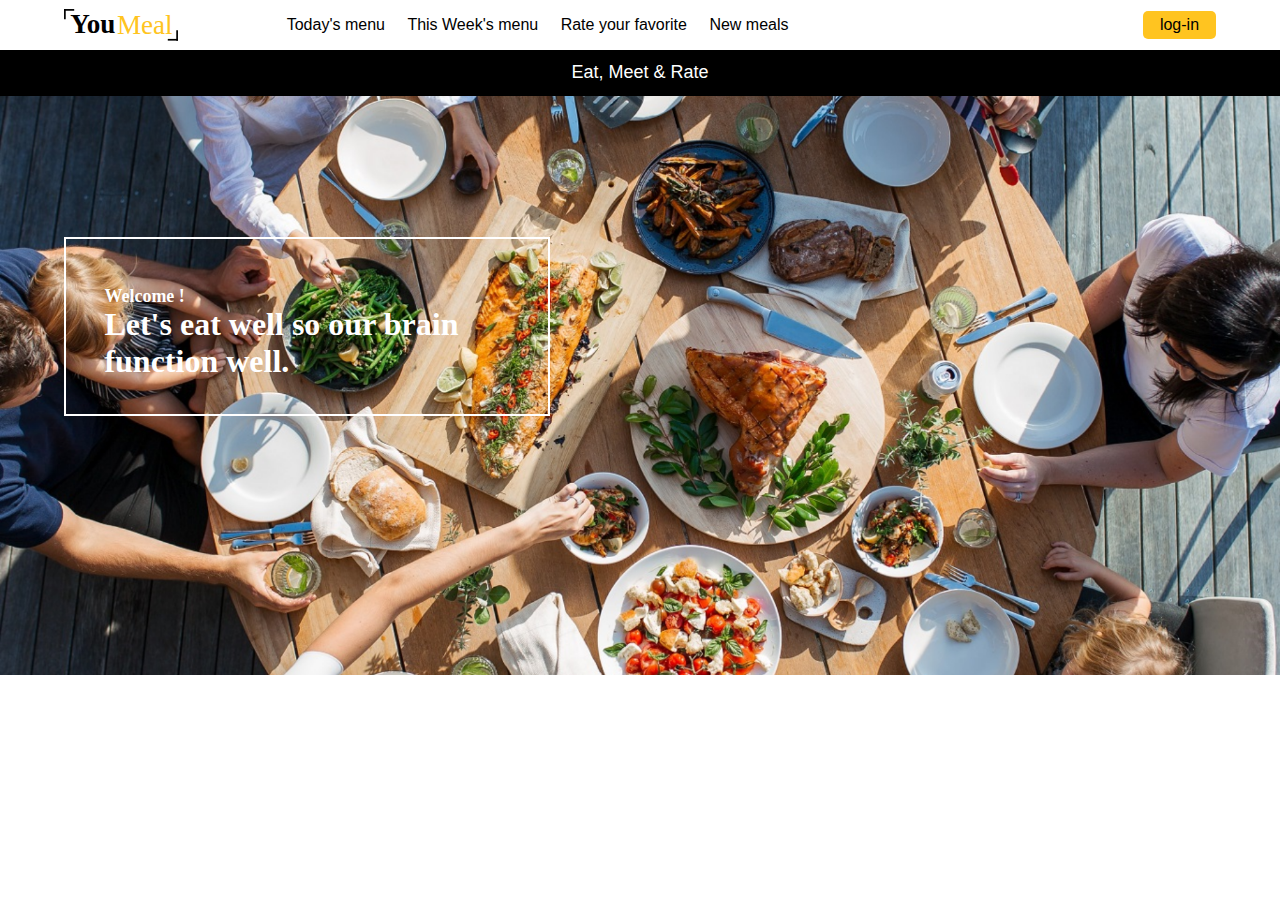
<file: index.html>
<!DOCTYPE html>
<html lang="en">

<head>
    <meta charset="UTF-8">
    <meta http-equiv="X-UA-Compatible" content="IE=edge">
    <meta name="viewport" content="width=device-width, initial-scale=1.0">
    <meta name="descriptopn" content="site web de restaurant YOUCODE">
    <link rel="stylesheet" href="normalize.css">
    <link rel="stylesheet" href="style.css">
    <link rel="stylesheet" href="css/font-awesome.min.css">
    <title>YouMeal</title>
</head>

<body>
    <!--///////////////////////////////////////////HEADER//////////////////////////////////////////////////-->
    <header>
        <img src="images/icon.svg" alt="photo" class="logo">
        <input type="checkbox" id="check">
        <nav class="liste-header">
            <img src="./images/icon-responsive.svg" alt="" class="logo-menu">
            <a href="#">Today's menu</a>
            <a href="#">This Week's menu</a>
            <a href="#">Rate your favorite</a>
            <a href="#">New meals</a>
            <ul>
                <li>Eat, Meet & Rate</li>
            </ul>
        </nav>
        <label for="check" class="icon">&#9776;</label>
        <nav class="button-login">
            <button>log-in</button>
        </nav>
        <div class="profile-generale">
            <input type="checkbox" id="toggel">
            <nav class="profile">
                <img src="./images/icon-responsive.svg" alt="" class="logo-menu">
                <h4>Welcome back!</h4>
                <h3>full name</h3>
                <img src="images/profiledit.svg" class="your-profile" alt="">
                <a href="#" target="_blank">Edit profile picture</a>
                <a href="#" target="_blank">Edit profile</a>
                <a href="#">déconnexion</a>
                <ul>
                    <li>Eat, Meet & Rate</li>
                    <span>Its time to rate our app!</span>
                </ul>
            </nav>
            <label for="toggel"></label>
        </div>
    </header>
    <section>
        <div class="main_1">
            <div class="headers">
                <p>Eat, Meet & Rate</p>
            </div>
            <div class="image_main_1">
                <img src="img/Home.png" alt="picture for home page">
            </div>
            <div class="title">
                <h1><span>Welcome !</span>Let's eat well so our brain function well.</h1>
            </div>
        </div>
    </section>
    <!--///////////////////////////////////////////MAIN//////////////////////////////////////////////////-->
    <main>

    </main>
    <!--///////////////////////////////////////////FOOTER//////////////////////////////////////////////////-->
    <footer>

    </footer>
</body>

</html>
</file>
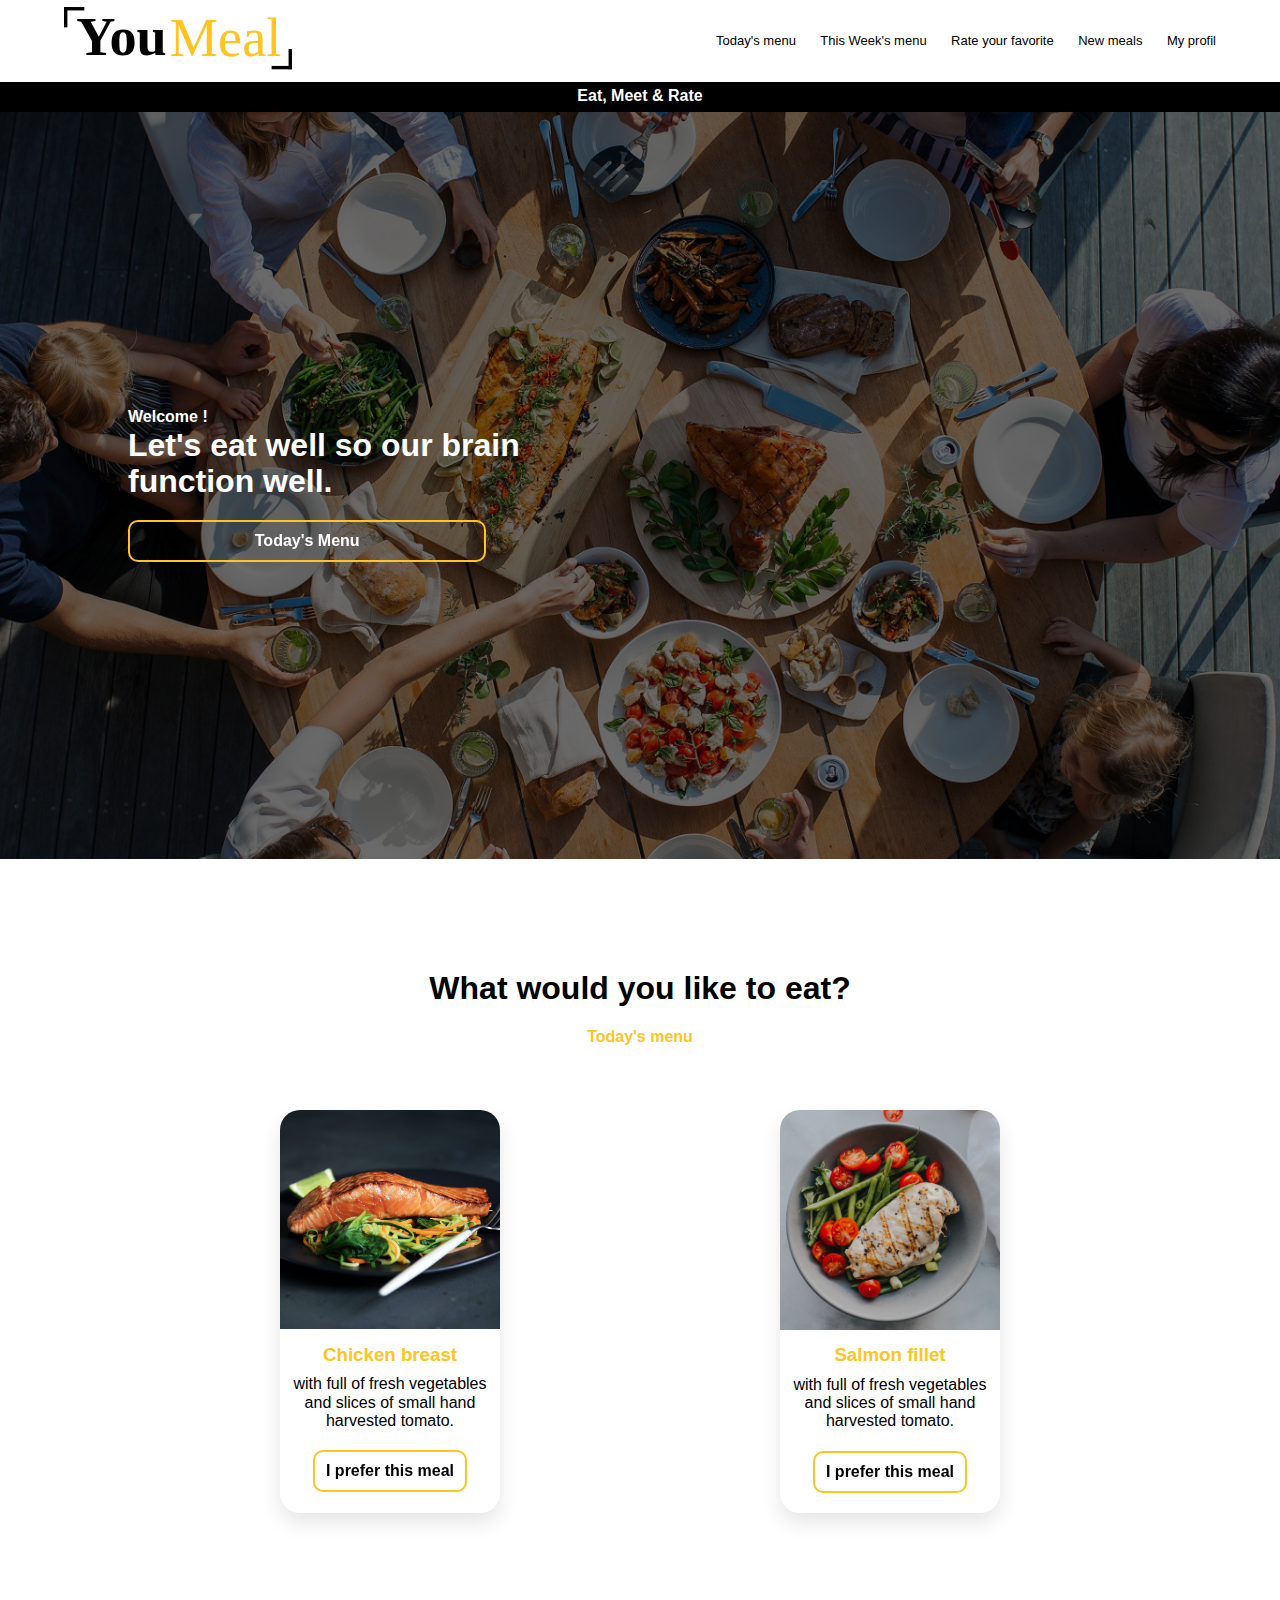
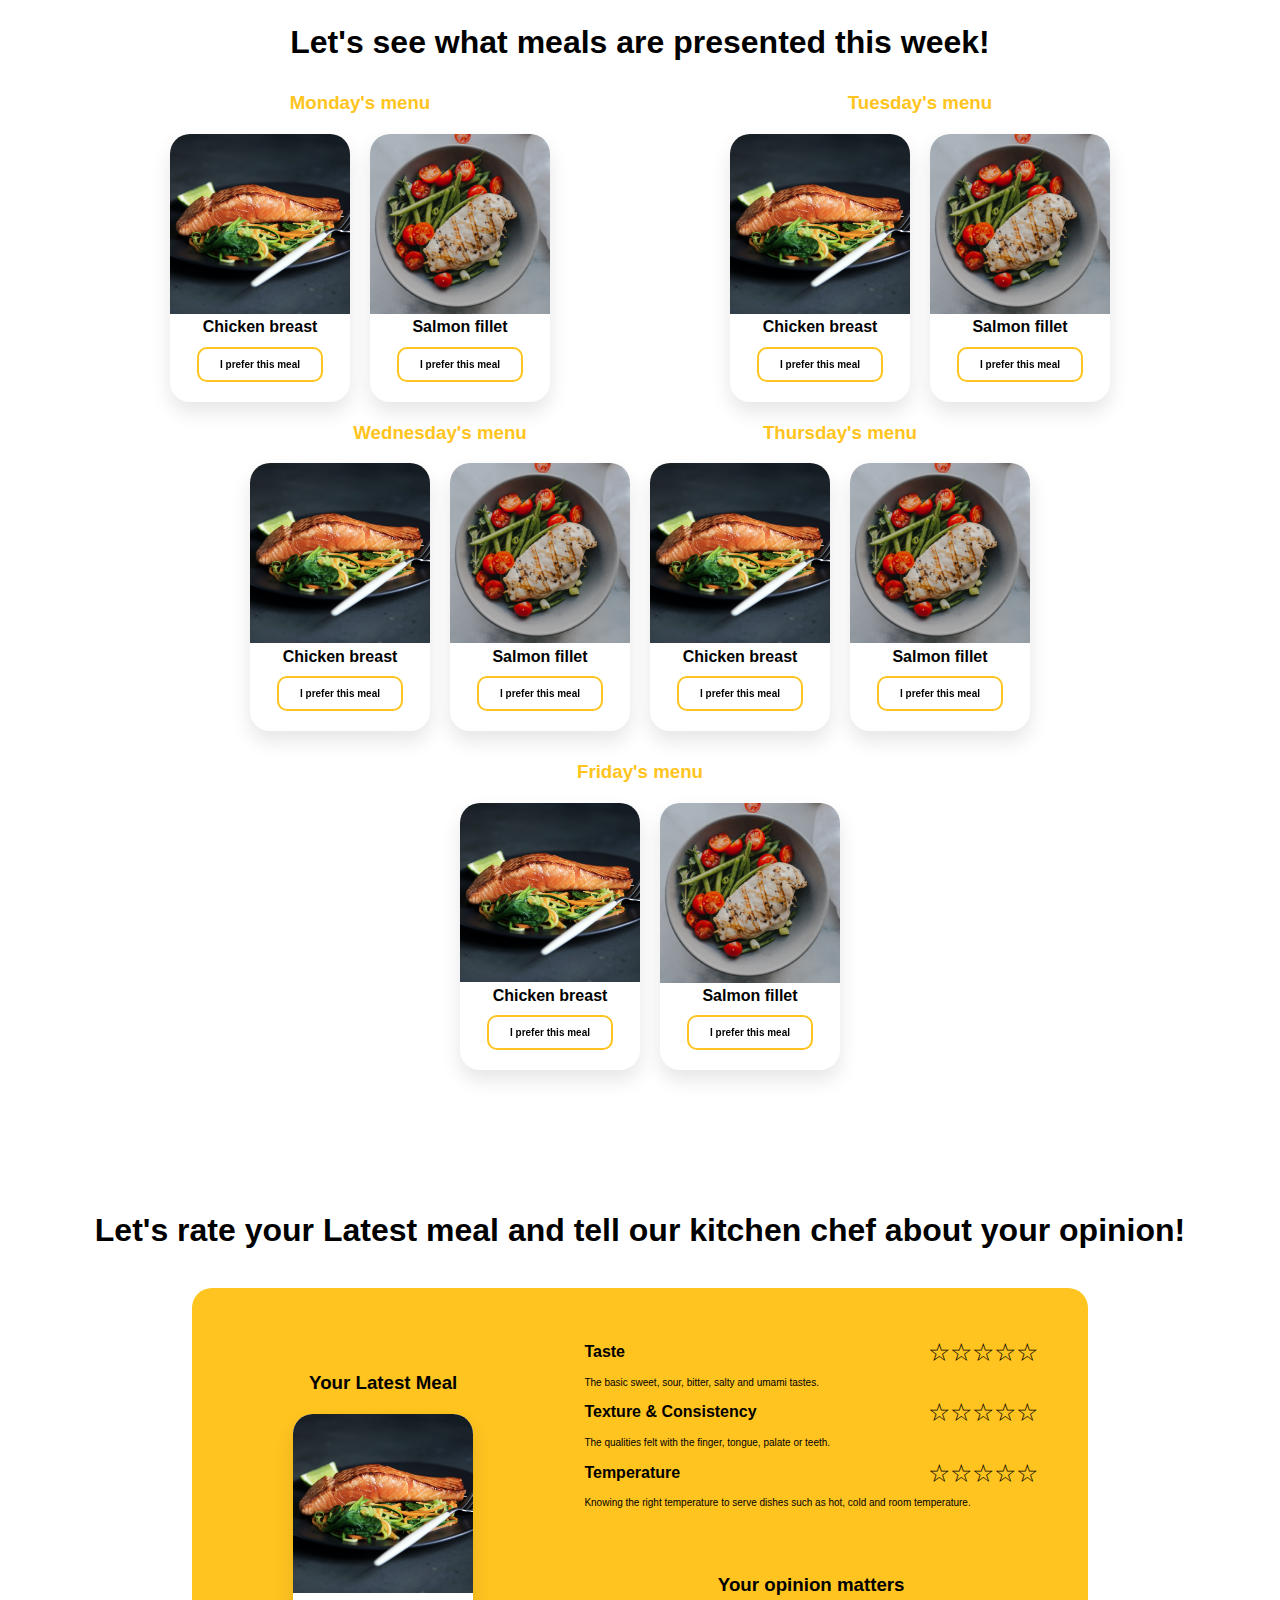
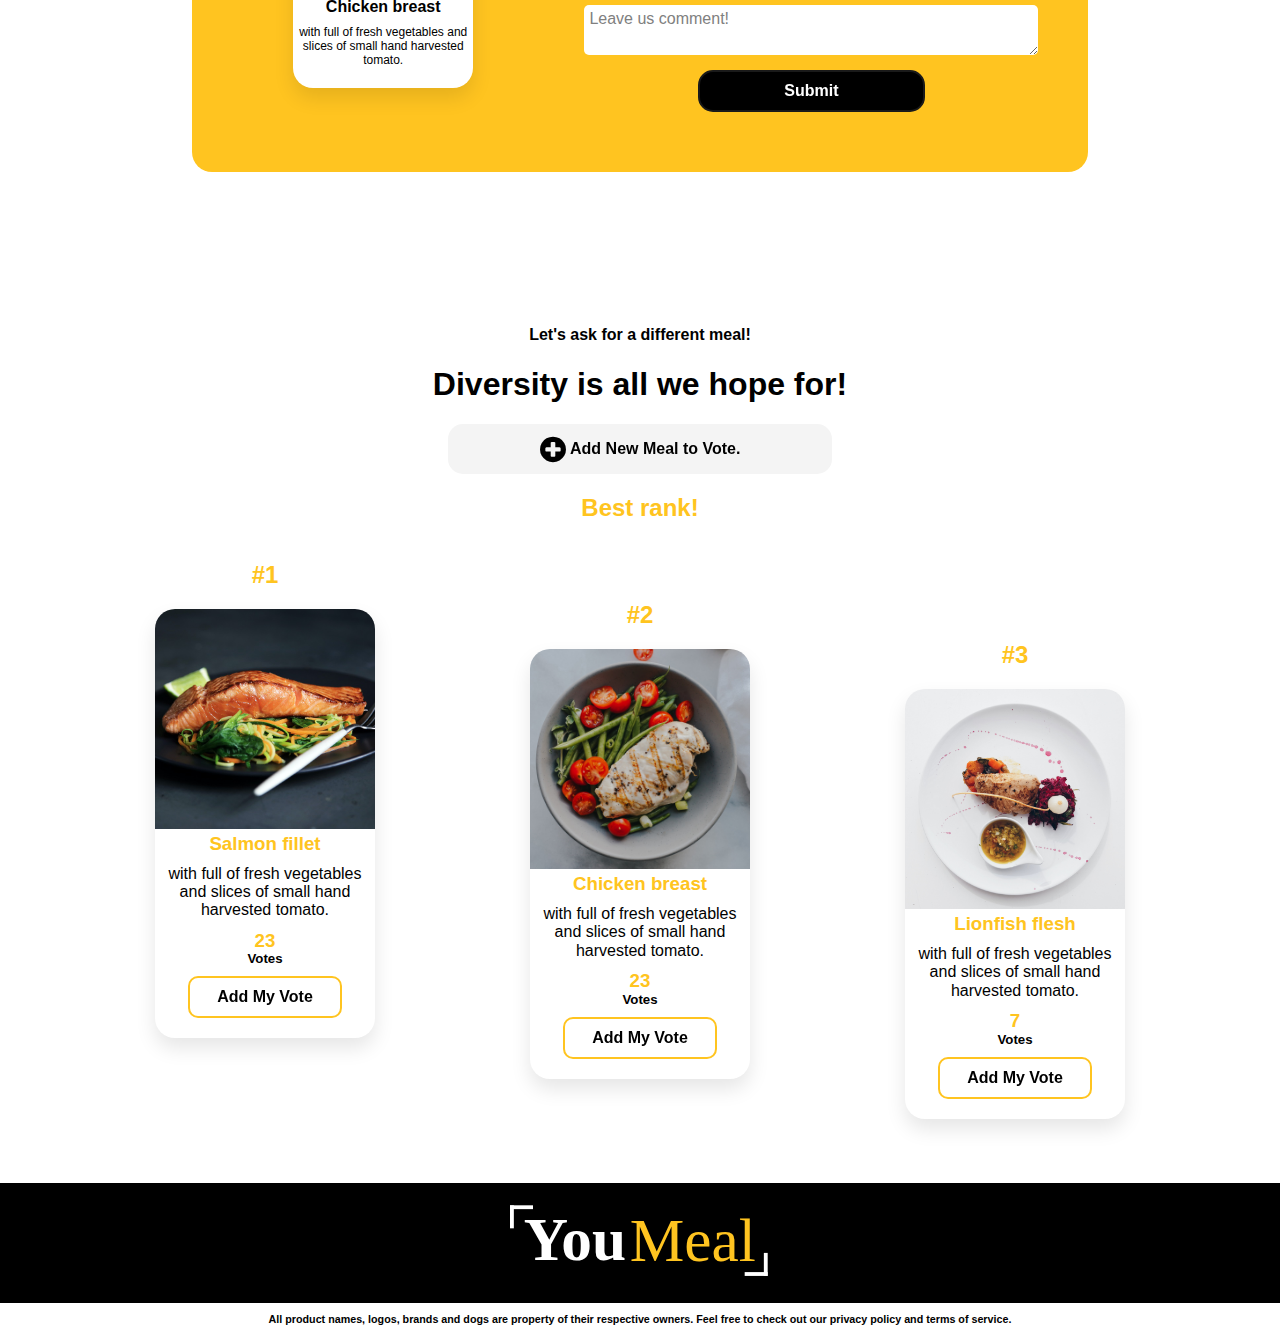
<file: Website/index.html>
<!DOCTYPE html>
<html lang="en">

<head>
    <link rel="stylesheet" href="normalize.css">
    <link rel="stylesheet" href="style.css">
    <meta charset="UTF-8">
    <meta http-equiv="X-UA-Compatible" content="IE=edge">
    <meta name="viewport" content="width=device-width, initial-scale=1.0">
    <meta name="description" content="Eat, Meet & Rate">
    <link rel="stylesheet" href="https://cdnjs.cloudflare.com/ajax/libs/font-awesome/4.7.0/css/font-awesome.min.css">
    <title>YouMeal</title>
</head>

<body>
    <!--///////////////////////////////////////////HEADER//////////////////////////////////////////////////-->
    <header>
        <div class="header">
            <div class="navigation1">
                <nav role="navigation">
                    <div class="menuToggle1">
                    <input type="checkbox"/>
                    <span></span>
                    <span></span>
                    <span></span>
                    <ul class="menu1">
                        <img style="width: 200px;" src="Icons\YoumealB.svg" alt="logo">
                        <div style="height: 10vh;"></div>
                        <a href="#Today" target="_top"><li>Today's menu</li></a>
                        <a href="#Week" target="_top"><li>This Week's menu</li></a>
                        <a href="#Rate" target="_top"><li>Rate your favorite</li></a>
                        <a href="#New" target="_top"><li>New meals</li></a>
                    </ul>
                    </div>
                </nav>
            </div>
            <div class="logo">
                <div>
                    <a href="index.html"><img src="Icons\YoumealB.svg" alt="logo"></a>
                </div>
            </div>
            <div class="navigation2">
                <div style="text-align: center;" class="menuToggle2">
                    <a href="profil.html"><i style="font-size: 30px; color: black;" class="fa fa-user" aria-hidden="true"></i></a>
                </div>
            </div>
            <div class="nav">
                <ul class="navbar">
                    <li><a href="#Today">Today's menu</a></li>
                    <li><a href="#Week">This Week's menu</a></li>
                    <li><a href="#Rate">Rate your favorite</a></li>
                    <li><a href="#New">New meals</a></li>
                    <li id="pad"><a href="profil.html">My profil</a></li>
                </ul>
            </div>
        </div>
    </header>
    <!--///////////////////////////////////////////MAIN////////////////////////////////////////////////////-->
    <main>
        <div class="section1">
            <div class="divider">
                <h4>Eat, Meet & Rate</h4>
            </div>
            <div class="bgmain">
                <div class="bg1">
                    <h4>Welcome !</h4>
                    <h1>Let's eat well so our brain function well.</h1>
                    <div style="height: 20px;"></div>
                    <a href="#Today"><button class="button-28" role="button">Today's Menu</button></a>
                </div>
                <div class="bg2">
                    <h1></h1>
                </div>
            </div>
        </div>
        <div id="Today">
            <div style="height: 10vh;"></div>
            <h1>What would you like to eat?</h1>
            <h4>Today's menu</h4>
            <div style="height: 7vh;"></div>
            <div class="todaymeal">
                <div class="m1">
                    <img src="Visuals/Meal1.png" alt="">
                    <h3>Chicken breast</h3>
                    <p>with full of fresh vegetables and slices of small hand harvested tomato.</p>
                    <button class="button-28" role="button">I prefer this meal</button>
                </div>
                <div class="m2">
                    <img src="Visuals/Meal2.png" alt="">
                    <h3>Salmon fillet</h3>
                    <p>with full of fresh vegetables and slices of small hand harvested tomato.</p>
                    <button class="button-28" role="button">I prefer this meal</button>
                </div>
            </div>
        </div>
        <div id="Week">
            <div style="height: 10vh;"></div>
            <h1>Let's see what meals are presented this week!</h1>
            <div class="todaymeal">
                <div>
                    <h3>Monday's menu</h3>
                    <div class="weekmeal">
                        <div class="m1">
                            <img src="Visuals/Meal1.png" alt="">
                            <h4>Chicken breast</h4>
                            <button class="button-28" role="button">I prefer this meal</button>
                        </div>
                        <div class="m2">
                            <img src="Visuals/Meal2.png" alt="">
                            <h4>Salmon fillet</h4>
                            <button class="button-28" role="button">I prefer this meal</button>
                        </div>
                    </div>
                </div>
                <div>
                    <h3>Tuesday's menu</h3>
                    <div class="weekmeal">
                        <div class="m1">
                            <img src="Visuals/Meal1.png" alt="">
                            <h4>Chicken breast</h4>
                            <button class="button-28" role="button">I prefer this meal</button>
                        </div>
                        <div class="m2">
                            <img src="Visuals/Meal2.png" alt="">
                            <h4>Salmon fillet</h4>
                            <button class="button-28" role="button">I prefer this meal</button>
                        </div>
                    </div>
                </div>
            </div>
            <div class="todaymeal">
                <div class="weekmealbtween">
                    <div>
                        <h3>Wednesday's menu</h3>
                        <div class="weekmeal">
                            <div class="m1">
                                <img src="Visuals/Meal1.png" alt="">
                                <h4>Chicken breast</h4>
                                <button class="button-28" role="button">I prefer this meal</button>
                            </div>
                            <div class="m2">
                                <img src="Visuals/Meal2.png" alt="">
                                <h4>Salmon fillet</h4>
                                <button class="button-28" role="button">I prefer this meal</button>
                            </div>
                        </div>
                    </div>
                    <div>
                        <h3>Thursday's menu</h3>
                        <div class="weekmeal">
                            <div class="m1">
                                <img src="Visuals/Meal1.png" alt="">
                                <h4>Chicken breast</h4>
                                <button class="button-28" role="button">I prefer this meal</button>
                            </div>
                            <div class="m2">
                                <img src="Visuals/Meal2.png" alt="">
                                <h4>Salmon fillet</h4>
                                <button class="button-28" role="button">I prefer this meal</button>
                            </div>
                        </div>
                    </div>
                </div>
            </div>
            <div class="todaymeal">
                <div class="weekmeal2">
                    <div>
                        <h3>Friday's menu</h3>
                        <div class="weekmeal">
                            <div class="m1">
                                <img src="Visuals/Meal1.png" alt="">
                                <h4>Chicken breast</h4>
                                <button class="button-28" role="button">I prefer this meal</button>
                            </div>
                            <div class="m2">
                                <img src="Visuals/Meal2.png" alt="">
                                <h4>Salmon fillet</h4>
                                <button class="button-28" role="button">I prefer this meal</button>
                            </div>
                        </div>
                    </div>
                </div>
            </div>
        </div>
        <div id="Rate">
            <div style="height: 10vh;"></div>
            <h1>Let's rate your Latest meal and tell our kitchen chef about your opinion!</h1>
            <div style="height: 2vh;"></div>
            <div class="todaymeal">
                <div class="rating">
                    <div class="rat1">
                        <h3>Your Latest Meal</h3>
                        <div class="weekmeal">
                            <div class="m1">
                                <img src="Visuals/Meal1.png" alt="">
                                <h4>Chicken breast</h4>
                                <p>with full of fresh vegetables and slices of small hand harvested tomato.</p>
                            </div>
                        </div>
                    </div>
                    <div class="rat2">
                        <div class="stars">
                            <div class="all">
                                <h4>Taste</h4>
                            </div>
                            <div>
                                <div>
                                    <div class="rating1">
                                        <a href="#1" title="Donner 1 étoiles">☆</a>
                                        <a href="#2" title="Donner 2 étoiles">☆</a>
                                        <a href="#3" title="Donner 3 étoiles">☆</a>
                                        <a href="#4" title="Donner 4 étoiles">☆</a>
                                        <a href="#5" title="Donner 5 étoiles">☆</a>
                                     </div>
                                </div>
                            </div>
                        </div>
                        <p>The basic sweet, sour, bitter, salty and umami tastes.</p>
                        <div class="stars">
                            <div class="all">
                                <h4>Texture & Consistency</h4>
                            </div>
                            <div>
                                <div>
                                    <div class="rating1">
                                        <a href="#1" title="Donner 1 étoiles">☆</a>
                                        <a href="#2" title="Donner 2 étoiles">☆</a>
                                        <a href="#3" title="Donner 3 étoiles">☆</a>
                                        <a href="#4" title="Donner 4 étoiles">☆</a>
                                        <a href="#5" title="Donner 5 étoile">☆</a>
                                    </div>
                                </div>
                            </div>
                        </div>
                        <p>The qualities felt with the finger, tongue, palate or teeth.</p>
                        <div class="stars">
                            <div class="all">
                                <h4>Temperature</h4>
                            </div>
                            <div>
                                <div>
                                    <div class="rating1">
                                        <a href="#1" title="Donner 1 étoiles">☆</a>
                                        <a href="#2" title="Donner 2 étoiles">☆</a>
                                        <a href="#3" title="Donner 3 étoiles">☆</a>
                                        <a href="#4" title="Donner 4 étoiles">☆</a>
                                        <a href="#5" title="Donner 5 étoile">☆</a>
                                     </div>
                                </div>
                            </div>
                        </div>
                        <p>Knowing the right temperature to serve dishes such as hot, cold and room temperature.</p>
                        <div style="height: 5vh;"></div>
                        <h3>Your opinion matters</h3>
                        <textarea rows="4" cols="50" name="comment" form="usrform">Leave us comment!</textarea>
                        <pre></pre>
                        <div class="btn">
                            <button type="submit" class="button-27" role="button">Submit</button>
                        </div>
                    </div>
                </div>
            </div>
        </div>
        <div id="New">
            <div style="height: 10vh;"></div>
            <h4>Let's ask for a different meal!</h4>
            <h1>Diversity is all we hope for!</h1>
            <div class="btn">
                <button type="menu" class="button-27" role="button"><i style="font-size: 30px;" class="fa fa-plus-circle" aria-hidden="true"></i> <span> Add New Meal to Vote.</span></button>
            </div>
            <h2>Best rank!</h2>
            <div>
                <div class="todaymeal">
                    <div>
                        <h2>#1</h2>
                        <div class="m1">
                            <img src="Visuals/Meal1.png" alt="">
                            <h3>Salmon fillet</h3>
                            <p>with full of fresh vegetables and slices of small hand harvested tomato.</p>
                            <h3>23</h3>
                            <h5>Votes</h5>
                            <button class="button-28" role="button">Add My Vote</button>
                        </div>
                    </div>
                    <div class="n2">
                        <h2>#2</h2>
                        <div class="m1">
                            <img src="Visuals/Meal2.png" alt="">
                            <h3>Chicken breast</h3>
                            <p>with full of fresh vegetables and slices of small hand harvested tomato.</p>
                            <h3>23</h3>
                            <h5>Votes</h5>
                            <button class="button-28" role="button">Add My Vote</button>
                        </div>
                    </div>
                    <div class="n3">
                        <h2>#3</h2>
                        <div class="m1">
                            <img src="Visuals/Meal3.jpg" alt="">
                            <h3>Lionfish flesh</h3>
                            <p>with full of fresh vegetables and slices of small hand harvested tomato.</p>
                            <h3>7</h3>
                            <h5>Votes</h5>
                            <button class="button-28" role="button">Add My Vote</button>
                        </div>
                    </div>
                </div>
            </div>
        </div>
    </main>
    <!--///////////////////////////////////////////FOOTER//////////////////////////////////////////////////-->
    <footer>
        <div class="footer1">
            <img src="Icons/YoumealW.svg" alt="logo">
        </div>
        <div class="footer2">
            <div><h6>All product names, logos, brands and dogs are property of their respective owners. Feel free to check out our privacy policy and terms of service.</h6></div>
        </div>
    </footer>
</body>

</html>
</file>
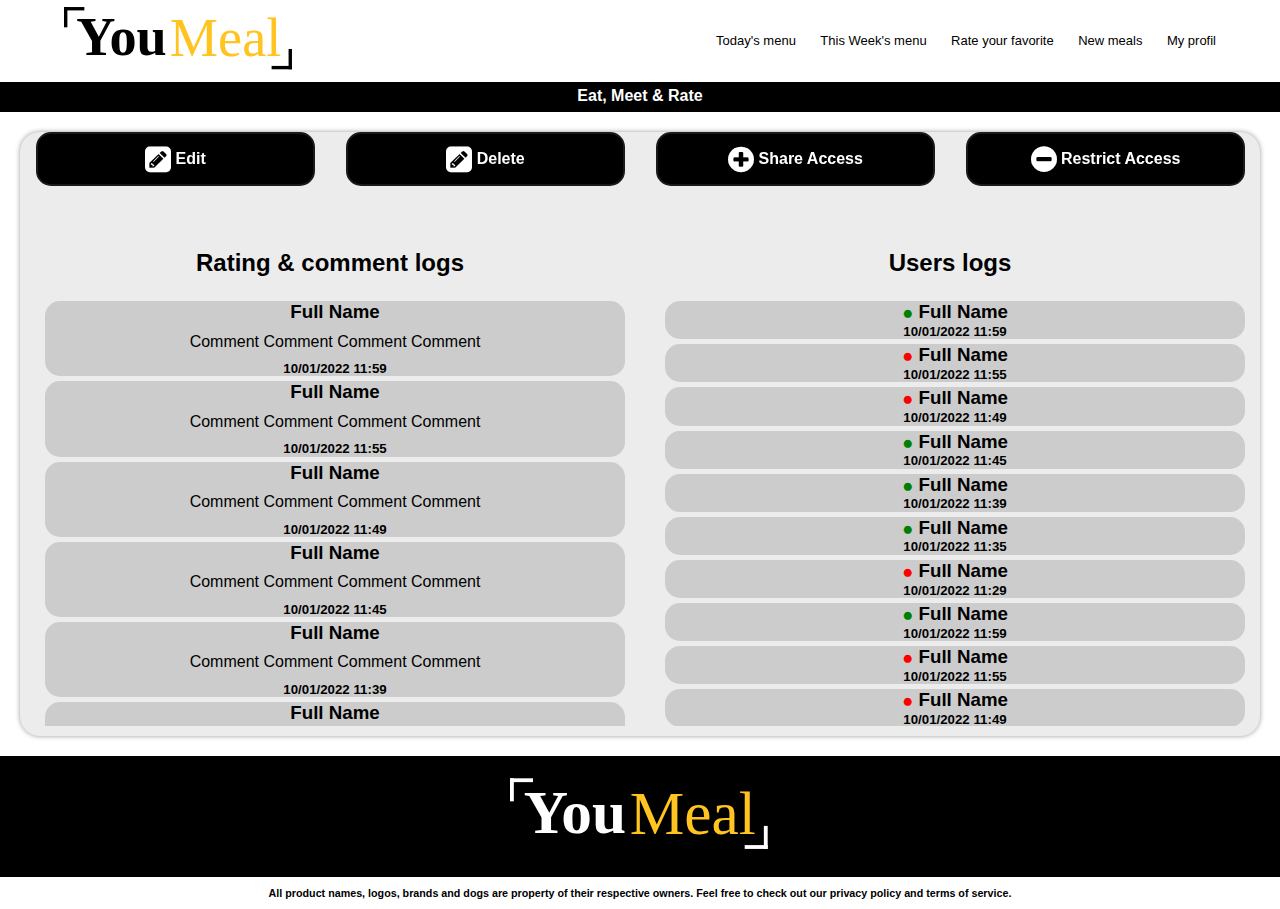
<file: Website/admin.html>
<!DOCTYPE html>
<html lang="en">

<head>
    <link rel="stylesheet" href="normalize.css">
    <link rel="stylesheet" href="style.css">
    <meta charset="UTF-8">
    <meta http-equiv="X-UA-Compatible" content="IE=edge">
    <meta name="viewport" content="width=device-width, initial-scale=1.0">
    <meta name="description" content="Eat, Meet & Rate">
    <link rel="stylesheet" href="https://cdnjs.cloudflare.com/ajax/libs/font-awesome/4.7.0/css/font-awesome.min.css">
    <title>YouMeal</title>
</head>

<body>
    <!--///////////////////////////////////////////HEADER//////////////////////////////////////////////////-->
    <header>
        <div class="header">
            <div class="navigation1">
                <nav role="navigation">
                    <div class="menuToggle1">
                    <input type="checkbox"/>
                    <span></span>
                    <span></span>
                    <span></span>
                    <ul class="menu1">
                        <img style="width: 200px;" src="Icons\YoumealB.svg" alt="logo">
                        <div style="height: 10vh;"></div>
                        <a href="index.html#Today" target="_top"><li>Today's menu</li></a>
                        <a href="index.html#Week" target="_top"><li>This Week's menu</li></a>
                        <a href="index.html#Rate" target="_top"><li>Rate your favorite</li></a>
                        <a href="index.html#New" target="_top"><li>New meals</li></a>
                    </ul>
                    </div>
                </nav>
            </div>
            <div class="logo">
                <div>
                    <a href="index.html"><img src="Icons\YoumealB.svg" alt="logo"></a>
                </div>
            </div>
            <div class="navigation2">
                <div style="text-align: center;" class="menuToggle2">
                    <a href="profil.html"><i style="font-size: 30px; color: black;" class="fa fa-user" aria-hidden="true"></i></a>
                </div>
            </div>
            <div class="nav">
                <ul class="navbar">
                    <li><a href="#Today">Today's menu</a></li>
                    <li><a href="#Week">This Week's menu</a></li>
                    <li><a href="#Rate">Rate your favorite</a></li>
                    <li><a href="#New">New meals</a></li>
                    <li id="pad"><a href="profil.html">My profil</a></li>
                </ul>
            </div>
        </div>
    </header>
    <!--///////////////////////////////////////////MAIN////////////////////////////////////////////////////-->
    <main>
        <div class="section1">
            <div class="divider">
                <h4>Eat, Meet & Rate</h4>
            </div>
        </div>
        <div class="admin">
            <div class="adminpanel">
                <div>
                    <div class="rclogs">
                        <div class="btn">
                            <button type="menu" class="button-27" role="button"><i style="font-size: 30px;" class="fa fa-pencil-square" aria-hidden="true"></i><span> Edit</span></button>
                        </div>
                        <div class="btn">
                            <button type="menu" class="button-27" role="button"><i style="font-size: 30px;" class="fa fa-pencil-square" aria-hidden="true"></i><span> Delete</span></button>
                        </div>
                    </div>
                    <div style="height: 7vh;"></div>
                    <div>
                        <h2>Rating & comment logs</h2>
                    </div>
                    <div class="logtype" style="height: 50vh; overflow: auto;">
                        <div style="padding: 20px;">
                            <div class="clog">
                                <div>
                                    <h3>Full Name</h3>
                                    <p>Comment  Comment Comment Comment</p>
                                </div>
                                <div>
                                    <h5>10/01/2022 11:59</h5>
                                </div>
                            </div>
                            <div class="clog">
                                <div>
                                    <h3>Full Name</h3>
                                    <p>Comment  Comment Comment Comment</p>
                                </div>
                                <div>
                                    <h5>10/01/2022 11:55</h5>
                                </div>
                            </div>
                            <div class="clog">
                                <div>
                                    <h3>Full Name</h3>
                                    <p>Comment  Comment Comment Comment</p>
                                </div>
                                <div>
                                    <h5>10/01/2022 11:49</h5>
                                </div>
                            </div>
                            <div class="clog">
                                <div>
                                    <h3>Full Name</h3>
                                    <p>Comment  Comment Comment Comment</p>
                                </div>
                                <div>
                                    <h5>10/01/2022 11:45</h5>
                                </div>
                            </div>
                            <div class="clog">
                                <div>
                                    <h3>Full Name</h3>
                                    <p>Comment  Comment Comment Comment</p>
                                </div>
                                <div>
                                    <h5>10/01/2022 11:39</h5>
                                </div>
                            </div>
                            <div class="clog">
                                <div>
                                    <h3>Full Name</h3>
                                    <p>Comment  Comment Comment Comment</p>
                                </div>
                                <div>
                                    <h5>10/01/2022 11:35</h5>
                                </div>
                            </div>
                            <div class="clog">
                                <div>
                                    <h3>Full Name</h3>
                                    <p>Comment  Comment Comment Comment</p>
                                </div>
                                <div>
                                    <h5>10/01/2022 11:29</h5>
                                </div>
                            </div>
                        </div>
                    </div>
                </div>
                <div>
                    <div class="vlogs">
                        <div>
                            <button type="menu" class="button-27" role="button"><i style="font-size: 30px;" class="fa fa-plus-circle" aria-hidden="true"></i> <span> Share Access</span></button>
                        </div>
                        <div>
                            <button type="menu" class="button-27" role="button"><i style="font-size: 30px;" class="fa fa-minus-circle" aria-hidden="true"></i> <span> Restrict Access</span></button> 
                        </div>
                    </div>
                    <div style="height: 7vh;"></div>
                    <div>
                        <h2>Users logs</h2>
                    </div>
                    <div class="logtype" style="height: 50vh; overflow: auto;">
                        <div style="padding: 20px;">
                            <div class="clog">
                                <div>
                                    <h3><span class="logged-in">●</span> Full Name</h3>
                                </div>
                                <div>
                                    <h5>10/01/2022 11:59</h5>
                                </div>
                            </div>
                            <div class="clog">
                                <div>
                                    <h3><span class="logged-out">●</span> Full Name</h3>
                                </div>
                                <div>
                                    <h5>10/01/2022 11:55</h5>
                                </div>
                            </div>
                            <div class="clog">
                                <div>
                                    <h3><span class="logged-out">●</span> Full Name</h3>
                                </div>
                                <div>
                                    <h5>10/01/2022 11:49</h5>
                                </div>
                            </div>
                            <div class="clog">
                                <div>
                                    <h3><span class="logged-in">●</span> Full Name</h3>
                                </div>
                                <div>
                                    <h5>10/01/2022 11:45</h5>
                                </div>
                            </div>
                            <div class="clog">
                                <div>
                                    <h3><span class="logged-in">●</span> Full Name</h3>
                                </div>
                                <div>
                                    <h5>10/01/2022 11:39</h5>
                                </div>
                            </div>
                            <div class="clog">
                                <div>
                                    <h3><span class="logged-in">●</span> Full Name</h3>
                                </div>
                                <div>
                                    <h5>10/01/2022 11:35</h5>
                                </div>
                            </div>
                            <div class="clog">
                                <div>
                                    <h3><span class="logged-out">●</span> Full Name</h3>
                                </div>
                                <div>
                                    <h5>10/01/2022 11:29</h5>
                                </div>
                            </div>
                            <div class="clog">
                                <div>
                                    <h3><span class="logged-in">●</span> Full Name</h3>
                                </div>
                                <div>
                                    <h5>10/01/2022 11:59</h5>
                                </div>
                            </div>
                            <div class="clog">
                                <div>
                                    <h3><span class="logged-out">●</span> Full Name</h3>
                                </div>
                                <div>
                                    <h5>10/01/2022 11:55</h5>
                                </div>
                            </div>
                            <div class="clog">
                                <div>
                                    <h3><span class="logged-out">●</span> Full Name</h3>
                                </div>
                                <div>
                                    <h5>10/01/2022 11:49</h5>
                                </div>
                            </div>
                            <div class="clog">
                                <div>
                                    <h3><span class="logged-in">●</span> Full Name</h3>
                                </div>
                                <div>
                                    <h5>10/01/2022 11:45</h5>
                                </div>
                            </div>
                            <div class="clog">
                                <div>
                                    <h3><span class="logged-in">●</span> Full Name</h3>
                                </div>
                                <div>
                                    <h5>10/01/2022 11:39</h5>
                                </div>
                            </div>
                            <div class="clog">
                                <div>
                                    <h3><span class="logged-in">●</span> Full Name</h3>
                                </div>
                                <div>
                                    <h5>10/01/2022 11:35</h5>
                                </div>
                            </div>
                            <div class="clog">
                                <div>
                                    <h3><span class="logged-out">●</span> Full Name</h3>
                                </div>
                                <div>
                                    <h5>10/01/2022 11:29</h5>
                                </div>
                            </div>
                        </div>
                    </div>
                </div>
            </div>
        </div>
    </main>
    <!--///////////////////////////////////////////FOOTER//////////////////////////////////////////////////-->
    <footer>
        <div class="footer1">
            <img src="Icons/YoumealW.svg" alt="logo">
        </div>
        <div class="footer2">
            <div><h6>All product names, logos, brands and dogs are property of their respective owners. Feel free to check out our privacy policy and terms of service.</h6></div>
        </div>
    </footer>
</body>

</html>
</file>
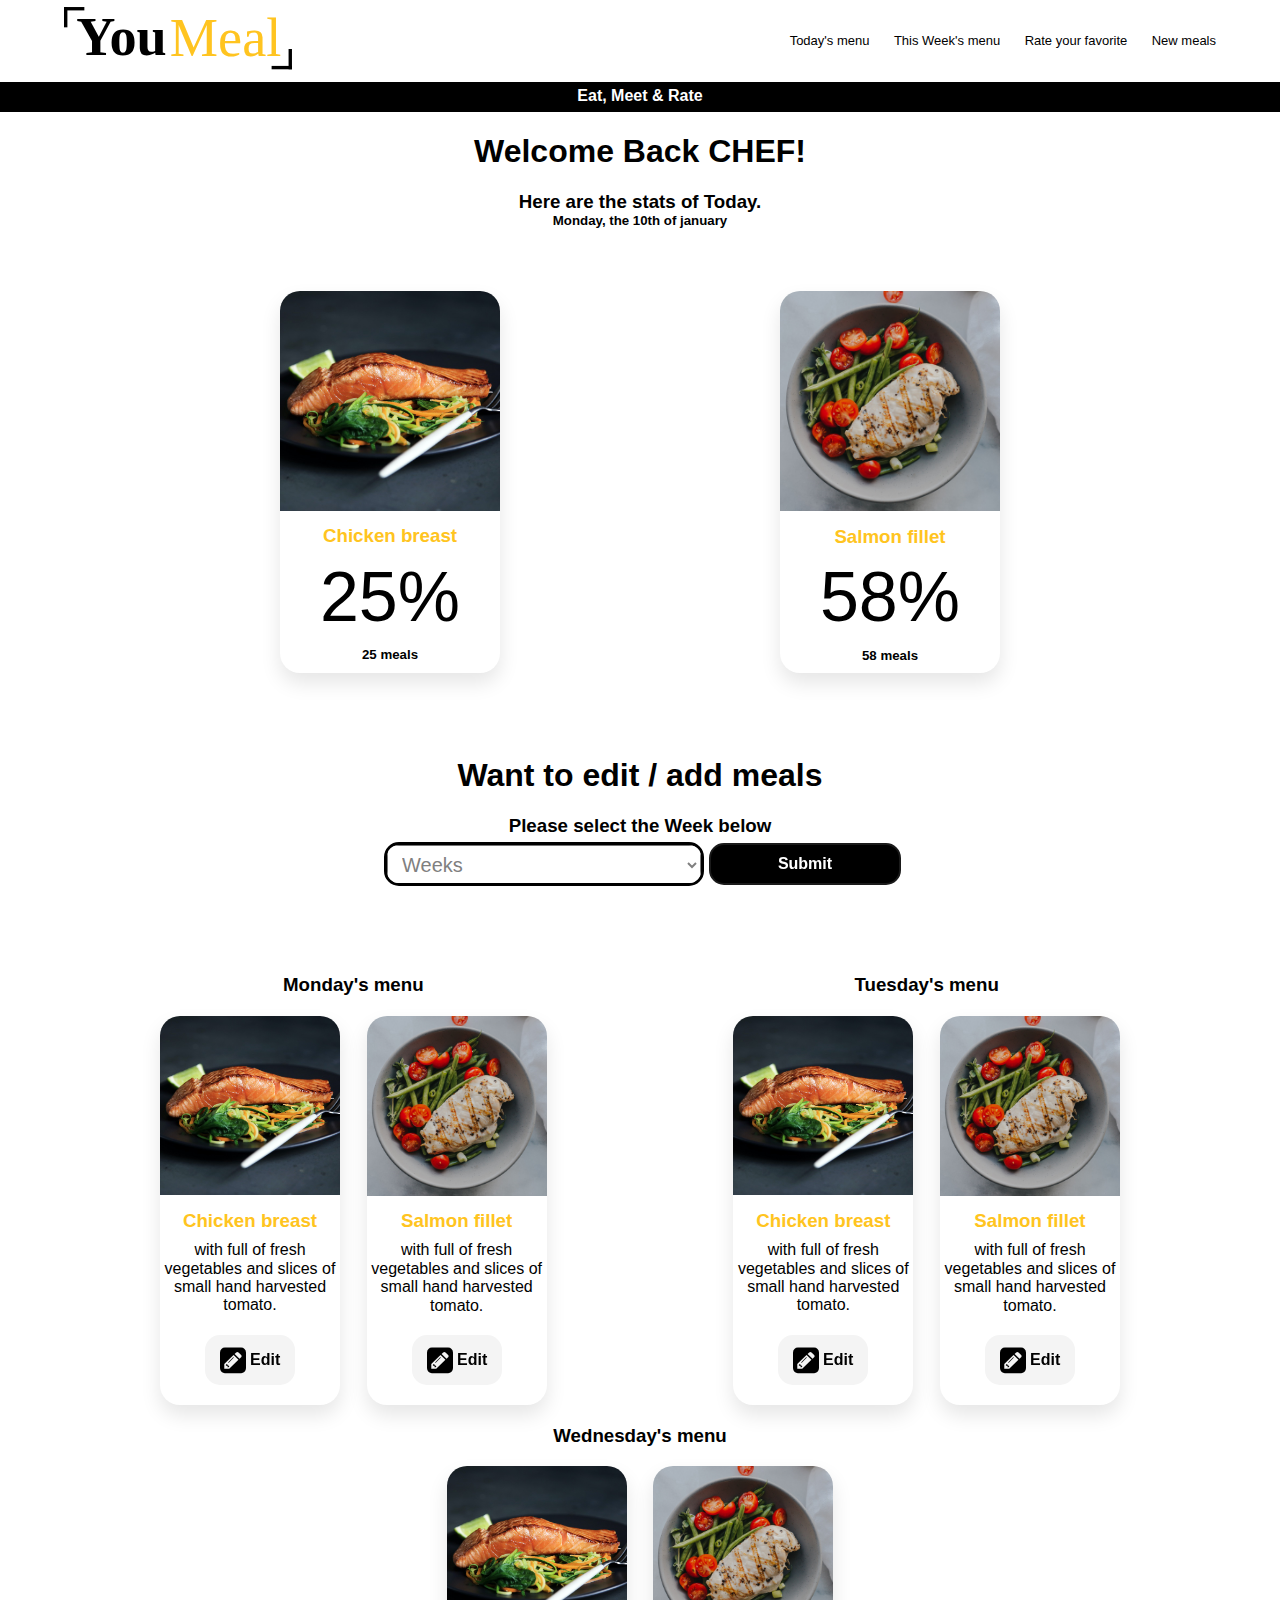
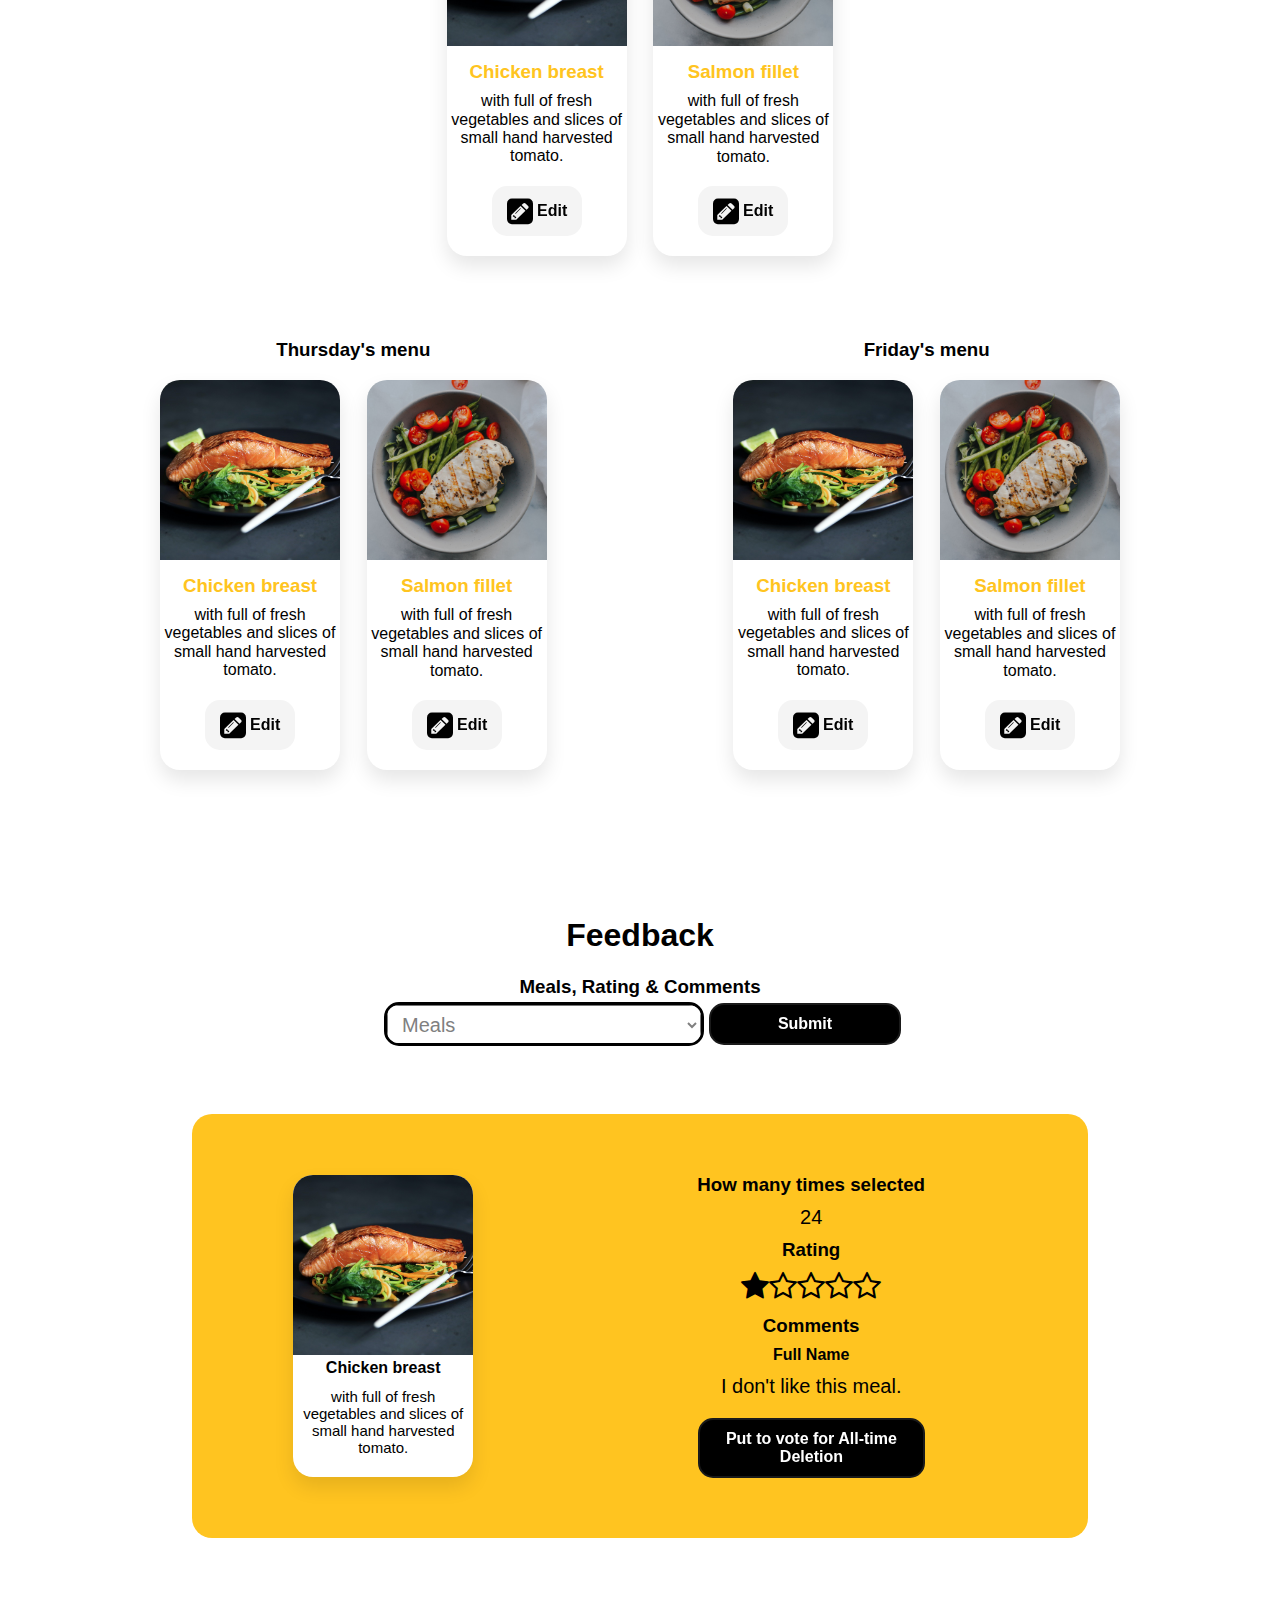
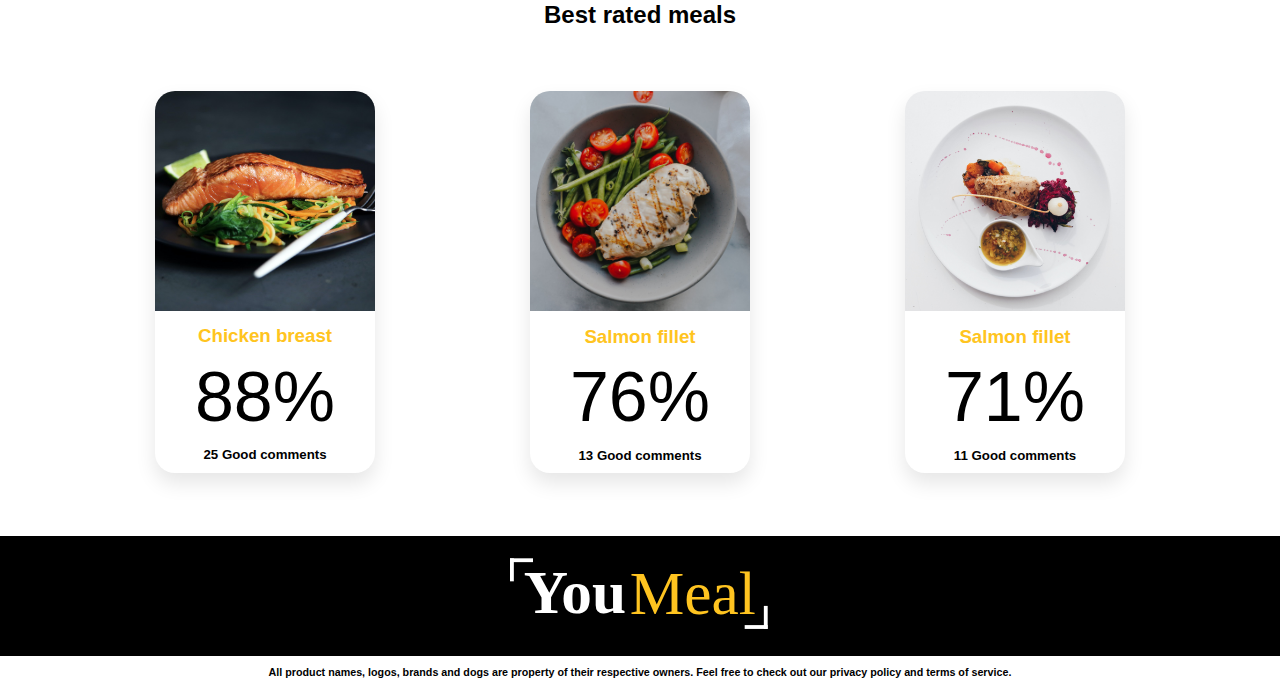
<file: Website/chef.html>
<!DOCTYPE html>
<html lang="en">

<head>
    <link rel="stylesheet" href="normalize.css">
    <link rel="stylesheet" href="style.css">
    <meta charset="UTF-8">
    <meta http-equiv="X-UA-Compatible" content="IE=edge">
    <meta name="viewport" content="width=device-width, initial-scale=1.0">
    <meta name="description" content="Eat, Meet & Rate">
    <link rel="stylesheet" href="https://cdnjs.cloudflare.com/ajax/libs/font-awesome/4.7.0/css/font-awesome.min.css">
    <title>YouMeal</title>
</head>

<body>
    <!--///////////////////////////////////////////HEADER//////////////////////////////////////////////////-->
    <header>
        <div class="header">
            <div class="navigation1">
                <nav role="navigation">
                    <div class="menuToggle1">
                    <input type="checkbox"/>
                    <span></span>
                    <span></span>
                    <span></span>
                    <ul class="menu1">
                        <img style="width: 200px;" src="Icons\YoumealB.svg" alt="logo">
                        <div style="height: 10vh;"></div>
                        <a href="index.html#Today" target="_top"><li>Today's menu</li></a>
                        <a href="index.html#Week" target="_top"><li>This Week's menu</li></a>
                        <a href="index.html#Rate" target="_top"><li>Rate your favorite</li></a>
                        <a href="index.html#New" target="_top"><li>New meals</li></a>
                    </ul>
                    </div>
                </nav>
            </div>
            <div class="logo">
                <div>
                    <a href="index.html"><img src="Icons\YoumealB.svg" alt="logo"></a>
                </div>
            </div>
            <div class="navigation2">
                <div style="text-align: center;" class="menuToggle2">
                    <a href="profil.html"><i style="font-size: 30px; color: black;" class="fa fa-user" aria-hidden="true"></i></a>
                </div>
            </div>
            <div class="nav">
                <ul class="navbar">
                    <li><a href="index.html#Today">Today's menu</a></li>
                    <li><a href="index.html#Week">This Week's menu</a></li>
                    <li><a href="index.html#Rate">Rate your favorite</a></li>
                    <li id="pad"><a href="index.html#New">New meals</a></li>
                </ul>
            </div>
        </div>
    </header>
    <!--///////////////////////////////////////////MAIN////////////////////////////////////////////////////-->    
    <main>
        <div class="section1">
            <div class="divider">
                <h4>Eat, Meet & Rate</h4>
            </div>
        </div>
        <div class="stats">
            <div id="Today">
                <h1>Welcome Back CHEF!</h1>
                <h3>Here are the stats of Today.</h3>
                <h5>Monday, the 10th of january</h5>
                <div style="height: 7vh;"></div>
                <div class="todaymeal">
                    <div class="m1">
                        <img src="Visuals/Meal1.png" alt="">
                        <h3>Chicken breast</h3>
                        <p>25%</p>
                        <h5>25 meals</h5>
                    </div>
                    <div class="m2">
                        <img src="Visuals/Meal2.png" alt="">
                        <h3>Salmon fillet</h3>
                        <p>58%</p>
                        <h5>58 meals</h5>
                    </div>
                </div>
            </div>
        </div>
        <div style="height: 7vh;"></div>
        <div class="stoday">
            <div id="Today">
                <h1>Want to edit / add meals</h1>
                <h3>Please select the Week below</h3>
                <div class="selector">
                    <div class="weekselect">
                        <select>
                          <option class="one" value="0">Weeks</option>
                          <option value="1">Week 1</option>
                          <option value="2">Week 2</option>
                          <option value="3">Week 3</option>
                          <option value="3">Week 4</option>
                        </select>
                    </div>
                    <div class="btn">
                        <button type="submit" class="button-27" role="button">Submit</button>
                    </div>
                </div>
                <div style="height: 7vh;"></div>
                <div class="weekedit">
                    <div>
                        <h3>Monday's menu</h3>
                        <div class="todaymeal">
                            <div class="m1">
                                <img src="Visuals/Meal1.png" alt="">
                                <h3>Chicken breast</h3>
                                <p>with full of fresh vegetables and slices of small hand harvested tomato.</p>
                                <div class="btn">
                                    <button type="menu" class="button-27" role="button"><i style="font-size: 30px;" class="fa fa-pencil-square" aria-hidden="true"></i><span> Edit</span></button>
                                </div>
                            </div>
                            <div class="m2">
                                <img src="Visuals/Meal2.png" alt="">
                                <h3>Salmon fillet</h3>
                                <p>with full of fresh vegetables and slices of small hand harvested tomato.</p>
                                <div class="btn">
                                    <button type="menu" class="button-27" role="button"><i style="font-size: 30px;" class="fa fa-pencil-square" aria-hidden="true"></i><span> Edit</span></button>
                                </div>
                            </div>
                        </div>
                    </div>
                    <div>
                        <h3>Tuesday's menu</h3>
                        <div class="todaymeal">
                            <div class="m1">
                                <img src="Visuals/Meal1.png" alt="">
                                <h3>Chicken breast</h3>
                                <p>with full of fresh vegetables and slices of small hand harvested tomato.</p>
                                <div class="btn">
                                    <button type="menu" class="button-27" role="button"><i style="font-size: 30px;" class="fa fa-pencil-square" aria-hidden="true"></i><span> Edit</span></button>
                                </div>
                            </div>
                            <div class="m2">
                                <img src="Visuals/Meal2.png" alt="">
                                <h3>Salmon fillet</h3>
                                <p>with full of fresh vegetables and slices of small hand harvested tomato.</p>
                                <div class="btn">
                                    <button type="menu" class="button-27" role="button"><i style="font-size: 30px;" class="fa fa-pencil-square" aria-hidden="true"></i><span> Edit</span></button>
                                </div>
                            </div>
                        </div>
                    </div>
                    <div>
                        <h3>Wednesday's menu</h3>
                        <div class="todaymeal">
                            <div class="m1">
                                <img src="Visuals/Meal1.png" alt="">
                                <h3>Chicken breast</h3>
                                <p>with full of fresh vegetables and slices of small hand harvested tomato.</p>
                                <div class="btn">
                                    <button type="menu" class="button-27" role="button"><i style="font-size: 30px;" class="fa fa-pencil-square" aria-hidden="true"></i><span> Edit</span></button>
                                </div>
                            </div>
                            <div class="m2">
                                <img src="Visuals/Meal2.png" alt="">
                                <h3>Salmon fillet</h3>
                                <p>with full of fresh vegetables and slices of small hand harvested tomato.</p>
                                <div class="btn">
                                    <button type="menu" class="button-27" role="button"><i style="font-size: 30px;" class="fa fa-pencil-square" aria-hidden="true"></i><span> Edit</span></button>
                                </div>
                            </div>
                        </div>
                    </div>
                </div>
                <div style="height: 7vh;"></div>
                <div class="weekedit">
                    <div>
                        <h3>Thursday's menu</h3>
                        <div class="todaymeal">
                            <div class="m1">
                                <img src="Visuals/Meal1.png" alt="">
                                <h3>Chicken breast</h3>
                                <p>with full of fresh vegetables and slices of small hand harvested tomato.</p>
                                <div class="btn">
                                    <button type="menu" class="button-27" role="button"><i style="font-size: 30px;" class="fa fa-pencil-square" aria-hidden="true"></i><span> Edit</span></button>
                                </div>
                            </div>
                            <div class="m2">
                                <img src="Visuals/Meal2.png" alt="">
                                <h3>Salmon fillet</h3>
                                <p>with full of fresh vegetables and slices of small hand harvested tomato.</p>
                                <div class="btn">
                                    <button type="menu" class="button-27" role="button"><i style="font-size: 30px;" class="fa fa-pencil-square" aria-hidden="true"></i><span> Edit</span></button>
                                </div>
                            </div>
                        </div>
                    </div>
                    <div>
                        <h3>Friday's menu</h3>
                        <div class="todaymeal">
                            <div class="m1">
                                <img src="Visuals/Meal1.png" alt="">
                                <h3>Chicken breast</h3>
                                <p>with full of fresh vegetables and slices of small hand harvested tomato.</p>
                                <div class="btn">
                                    <button type="menu" class="button-27" role="button"><i style="font-size: 30px;" class="fa fa-pencil-square" aria-hidden="true"></i><span> Edit</span></button>
                                </div>
                            </div>
                            <div class="m2">
                                <img src="Visuals/Meal2.png" alt="">
                                <h3>Salmon fillet</h3>
                                <p>with full of fresh vegetables and slices of small hand harvested tomato.</p>
                                <div class="btn">
                                    <button type="menu" class="button-27" role="button"><i style="font-size: 30px;" class="fa fa-pencil-square" aria-hidden="true"></i><span> Edit</span></button>
                                </div>
                            </div>
                        </div>
                    </div>
                </div>
            </div>
        </div>
        <div style="height: 7vh;"></div>
        <div class="stats">
            <div id="Today">
                <div style="height: 7vh;"></div>
                <h1>Feedback</h1>
                <h3>Meals, Rating & Comments</h3>
                <div class="selector">
                    <div class="weekselect">
                        <select>
                          <option class="one" value="0">Meals</option>
                          <option value="1">Chicken breast</option>
                          <option value="2">Salmon fillet</option>
                          <option value="3">Chicken breast</option>
                          <option value="3">Salmon fillet</option>
                          <option value="4">Chicken breast</option>
                          <option value="5">Salmon fillet</option>
                          <option value="6">Chicken breast</option>
                          <option value="7">Salmon fillet</option>
                        </select>
                    </div>
                    <div class="btn">
                        <button type="submit" class="button-27" role="button">Submit</button>
                    </div>
                </div>
                <div style="height: 7vh;"></div>
                <div id="Rate">
                    <div class="todaymeal">
                        <div class="rating">
                            <div class="rat1">
                                <div class="weekmeal">
                                    <div class="m1">
                                        <img src="Visuals/Meal1.png" alt="">
                                        <h4>Chicken breast</h4>
                                        <p>with full of fresh vegetables and slices of small hand harvested tomato.</p>
                                    </div>
                                </div>
                            </div>
                            <div class="rat2">
                                <div class="r2">
                                    <h3>How many times selected</h3>
                                    <p>24</p>
                                    <h3>Rating</h3>
                                    <div style="font-size: 30px; text-align: center;">
                                        <i class="fa fa-star" aria-hidden="true"></i><i class="fa fa-star-o" aria-hidden="true"></i></i><i class="fa fa-star-o" aria-hidden="true"></i><i class="fa fa-star-o" aria-hidden="true"></i><i class="fa fa-star-o" aria-hidden="true"></i>
                                    </div>
                                    <h3>Comments</h3>
                                    <div>
                                        <div>
                                            <div class="comment">
                                                <h4>Full Name</h4>
                                            </div>
                                            <div>
                                                <p>I don't like this meal.</p>
                                            </div>
                                        </div>
                                    </div>
                                    <div class="btn">
                                        <button type="submit" class="button-27" role="button">Put to vote for All-time Deletion</button>
                                    </div>
                                </div>
                            </div>
                        </div>
                    </div>
                </div>
                <div style="height: 7vh;"></div>
                <h2 style="text-align: center;">Best rated meals</h2>
                <div style="height: 7vh;"></div>
                <div class="todaymeal">
                    <div class="m1">
                        <img src="Visuals/Meal1.png" alt="">
                        <h3>Chicken breast</h3>
                        <p>88%</p>
                        <h5>25 Good comments</h5>
                    </div>
                    <div class="m2">
                        <img src="Visuals/Meal2.png" alt="">
                        <h3>Salmon fillet</h3>
                        <p>76%</p>
                        <h5>13 Good comments</h5>
                    </div>
                    <div class="m2">
                        <img src="Visuals/Meal3.jpg" alt="">
                        <h3>Salmon fillet</h3>
                        <p>71%</p>
                        <h5>11 Good comments</h5>
                    </div>
                </div>
            </div>
        </div>

    </main>
    <!--///////////////////////////////////////////FOOTER//////////////////////////////////////////////////-->
    <footer>
        <div style="height: 7vh;"></div>
        <div class="footer1">
            <img src="Icons/YoumealW.svg" alt="logo">
        </div>
        <div class="footer2">
            <div><h6>All product names, logos, brands and dogs are property of their respective owners. Feel free to check out our privacy policy and terms of service.</h6></div>
        </div>
    </footer> 
</body>

</html>
</file>
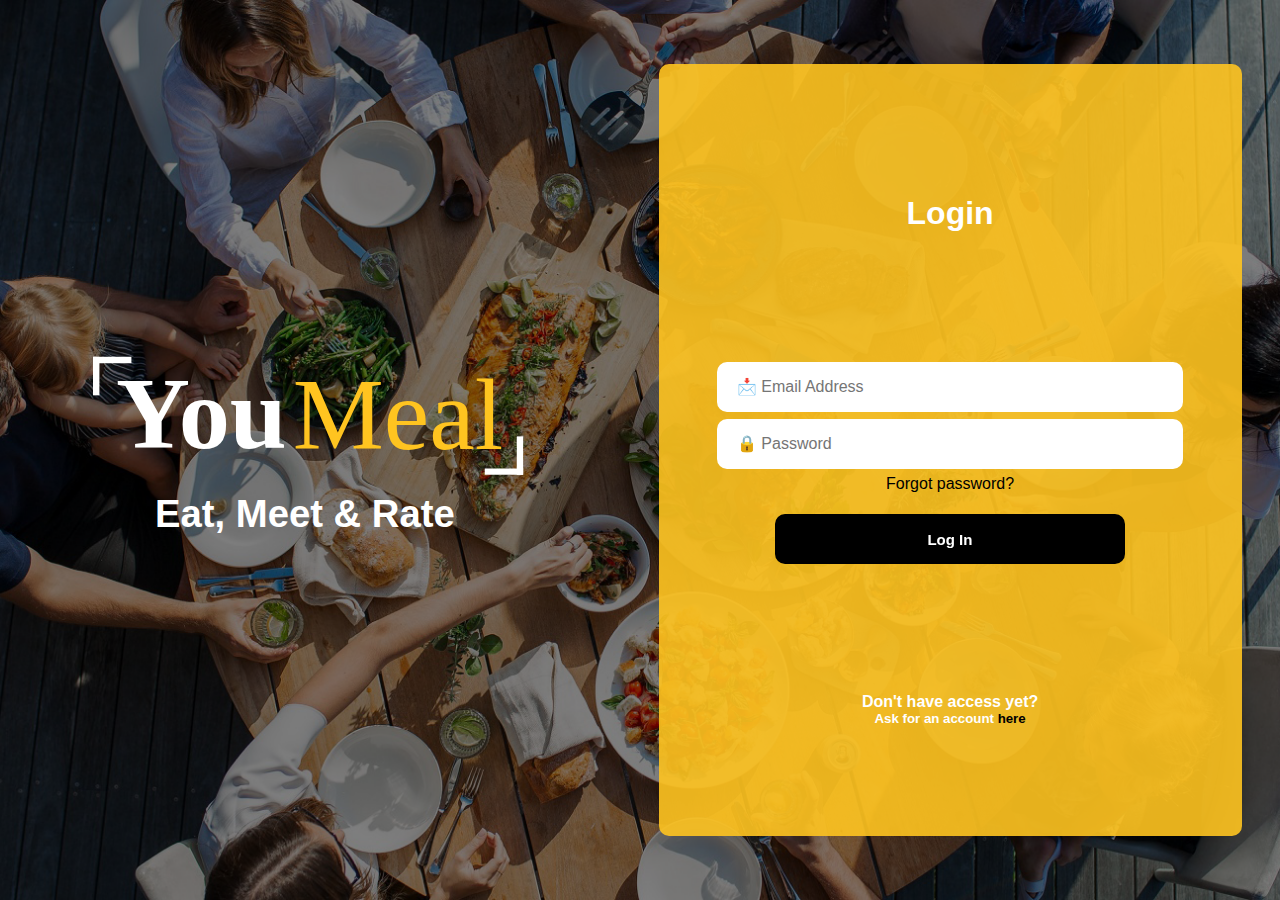
<file: Website/login.html>
<!DOCTYPE html>
<html lang="en">

<head>
    <link rel="stylesheet" href="normalize.css">
    <link rel="stylesheet" href="style.css">
    <meta charset="UTF-8">
    <meta http-equiv="X-UA-Compatible" content="IE=edge">
    <meta name="viewport" content="width=device-width, initial-scale=1.0">
    <meta name="description" content="Eat, Meet & Rate">
    <title>YouMeal</title>
</head>

<body>
    <div class="bg">
        <div class="main">
            <div class="submain">
                <div class="logo">
                    <img src="Icons\YoumealW.svg" alt="logo">
                    <img style="padding: 1% 10%;" src="Icons\slogan.svg" alt="logo">
                </div>
                <div class="login-container">
                    <div class="form-container">
                        <div class="login-main">
                            <h1>Login</h1>
                        </div>
                        <div class="form-main">
                            <form action="">
                                <input type="email" name="Email Address or Username" placeholder="📩 Email Address" /> <br>
                                <input type="password" name="Password" placeholder="🔒 Password" /> <br>
                                <a href="#">Forgot password?</a> <br>
                            </form>
                            <div class="btn">
                                <a href="index.html"><button type="submit" class="button-27" role="button">Log In</button></a>
                            </div>
                        </div>
                        <div class="more-main">
                            <h4>Don't have access yet?</h4>
                            <h5>Ask for an account <a href="mailto:postmaster@example.com?subject=My%20Subject&body=This%20is%20sent%20from%20your%20site!">here</a></h5>
                        </div>
                    </div>
                </div>
            </div>
        </div>
    </div>
</body>
</html>
</file>
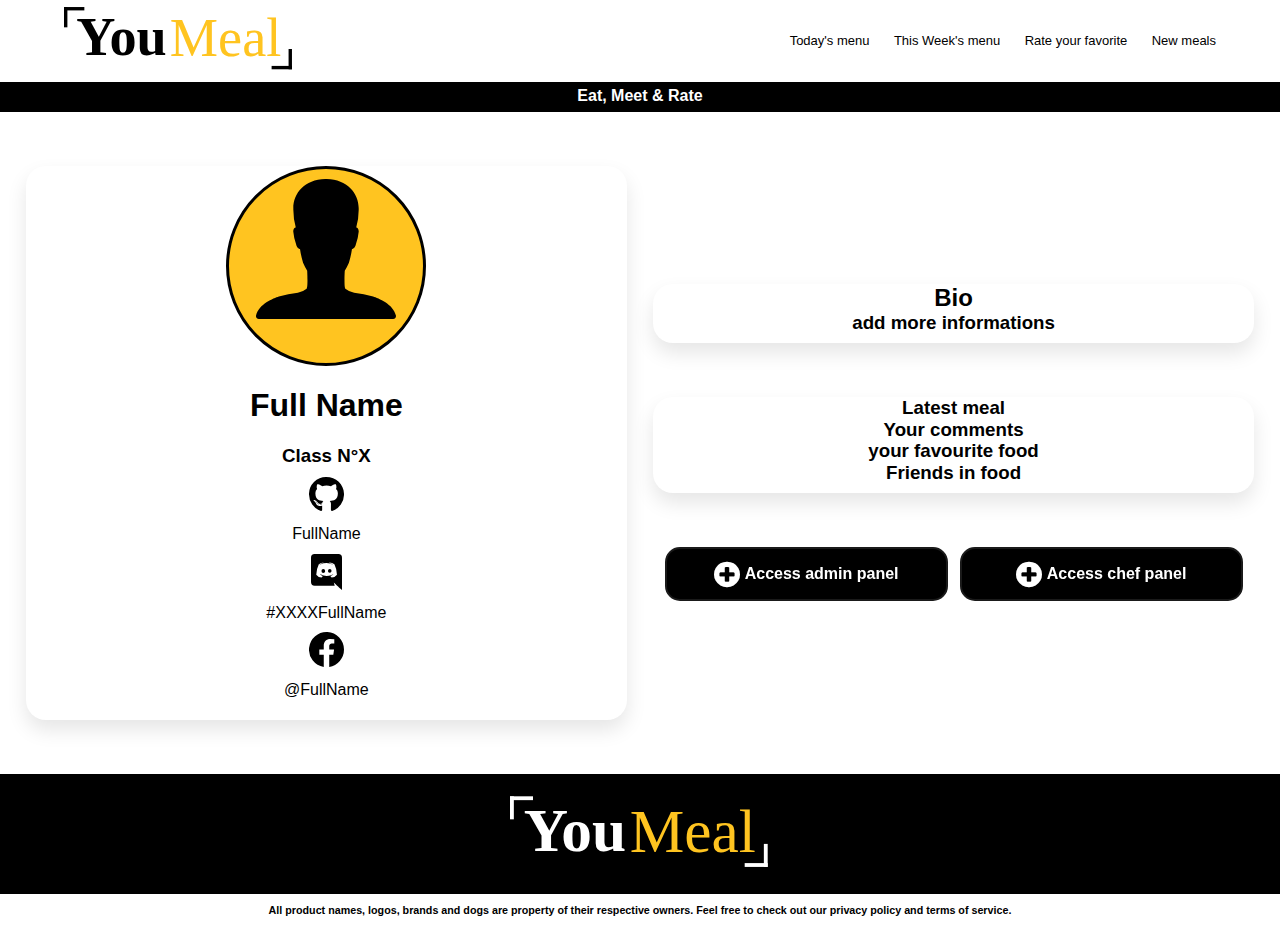
<file: Website/profil.html>
<!DOCTYPE html>
<html lang="en">

<head>
    <link rel="stylesheet" href="normalize.css">
    <link rel="stylesheet" href="style.css">
    <meta charset="UTF-8">
    <meta http-equiv="X-UA-Compatible" content="IE=edge">
    <meta name="viewport" content="width=device-width, initial-scale=1.0">
    <meta name="description" content="Eat, Meet & Rate">
    <link rel="stylesheet" href="https://cdnjs.cloudflare.com/ajax/libs/font-awesome/4.7.0/css/font-awesome.min.css">
    <title>YouMeal</title>
</head>

<body>
    <!--///////////////////////////////////////////HEADER//////////////////////////////////////////////////-->
    <header>
        <div class="header">
            <div class="navigation1">
                <nav role="navigation">
                    <div class="menuToggle1">
                    <input type="checkbox"/>
                    <span></span>
                    <span></span>
                    <span></span>
                    <ul class="menu1">
                        <img style="width: 200px;" src="Icons\YoumealB.svg" alt="logo">
                        <div style="height: 10vh;"></div>
                        <a href="index.html#Today" target="_top"><li>Today's menu</li></a>
                        <a href="index.html#Week" target="_top"><li>This Week's menu</li></a>
                        <a href="index.html#Rate" target="_top"><li>Rate your favorite</li></a>
                        <a href="index.html#New" target="_top"><li>New meals</li></a>
                    </ul>
                    </div>
                </nav>
            </div>
            <div class="logo">
                <div>
                    <a href="index.html"><img src="Icons\YoumealB.svg" alt="logo"></a>
                </div>
            </div>
            <div class="navigation2">
                <div style="text-align: center;" class="menuToggle2">
                    <a href="profil.html"><i style="font-size: 30px; color: black;" class="fa fa-user" aria-hidden="true"></i></a>
                </div>
            </div>
            <div class="nav">
                <ul class="navbar">
                    <li><a href="index.html#Today">Today's menu</a></li>
                    <li><a href="index.html#Week">This Week's menu</a></li>
                    <li><a href="index.html#Rate">Rate your favorite</a></li>
                    <li id="pad"><a href="index.html#New">New meals</a></li>
                </ul>
            </div>
        </div>
    </header>
    <!--///////////////////////////////////////////MAIN////////////////////////////////////////////////////-->
    <main>
        <div class="section1">
            <div class="divider">
                <h4>Eat, Meet & Rate</h4>
            </div>
        </div>
        <div style="height: 6vh;"></div>
        <div class="profilmenu">
            <div class="side1">
                <div class="middle">
                    <div id="pimg">
                        <img src="Icons/profil.svg" alt="profil-image">
                    </div>
                </div>
                <div id="info">
                    <h1>Full Name</h1>
                    <h3 style="margin-bottom: 10px;">Class N°X</h3>
                    <div>
                        <img src="Icons/github.svg" alt="">
                        <p>FullName</p>
                    </div>
                    <div>
                        <img src="Icons/discord.svg" alt="">
                        <p>#XXXXFullName</p>
                    </div>
                    <div>
                        <img src="Icons/facebook.svg" alt="">
                        <p>@FullName</p>
                    </div>
                </div>
            </div>
            <div class="side2">
                <div class="side21">
                    <div>
                        <h2>Bio</h2>
                    </div>
                    <div>
                        <h3>add more informations</h3>
                    </div>
                </div>
                <div style="height: 6vh;"></div>
                <div class="side22">
                    <div>
                        <h3>Latest meal</h3>
                        <h3>Your comments</h3>
                        <h3>your favourite food</h3>
                        <h3>Friends in food</h3>
                    </div>
                </div>
                <div style="height: 6vh;"></div>
                <div class="side23">
                    <div>
                        <a href="admin.html"><button type="menu" class="button-27" role="button"><i style="font-size: 30px;" class="fa fa-plus-circle" aria-hidden="true"></i> <span> Access admin panel</span></button></a> 
                    </div>
                    <div>
                        <a href="chef.html"><button type="menu" class="button-27" role="button"><i style="font-size: 30px;" class="fa fa-plus-circle" aria-hidden="true"></i> <span> Access chef panel</span></button></a> 
                    </div>
                </div>
            </div>
        </div>
        <div style="height: 6vh;"></div>
    </main>
    <!--///////////////////////////////////////////FOOTER//////////////////////////////////////////////////-->
    <footer>
        <div class="footer1">
            <img src="Icons/YoumealW.svg" alt="logo">
        </div>
        <div class="footer2">
            <div><h6>All product names, logos, brands and dogs are property of their respective owners. Feel free to check out our privacy policy and terms of service.</h6></div>
        </div>
    </footer> 
</body>

</html>
</file>
<file: style.css>
* {
    margin: 0;
    padding: 0;
    list-style: none;
    text-decoration: none;
    font-family: 'Poppins', sans-serif;
    box-sizing: border-box;
}

.logo-menu {
    display: none;
}

header {
    width: 90%;
    margin: 8px auto;
    display: flex;
    align-items: center;
    justify-content: space-between;
    position: relative;
    z-index: 1;
}

header .logo {
    width: 10%;
}

header .liste-header {
    margin-right: 23%;
}

header .liste-header a {
    color: black;
    text-decoration: none;
    padding-left: 18px;
}

header .liste-header ul {
    display: none;
}

header .button-login button {
    width: 73px;
    height: 28px;
    background-color: #FFC420;
    border: none;
    border-radius: 5px;
}

header label {
    font-size: 34px;
    cursor: pointer;
    display: none;
}

header input {
    display: none;
}

header .profile-generale {
    display: none;
}

.profile-generale .profile {
    display: none;
}

.profile-generale .profile a {
    text-decoration: none;
    color: #000;
    margin-top: 35px;
}

header .profile-generale label::before {
    content: "\f2be";
    font-family: "FontAwesome";
}

section .main_1 .headers {
    background-color: black;
    padding: 1%;
}

section .main_1 .headers p {
    color: white;
    font-size: large;
    text-align: center;
}

section .main_1 .image_main_1 {
    width: 100%;
}

section .main_1 .image_main_1 img {
    width: 100%;
    position: absolute;
}

section .main_1 .title {
    padding: 2% 3% 1% 3%;
    width: 38%;
    max-height: 180px;
    position: relative;
    margin-top: 11%;
    left: 5%;
    border: 2px solid rgb(255, 255, 255);
}

section .main_1 .title span {
    box-sizing: border-box;
    display: block;
    font-size: large;
    font-family: Arial Rounded MT;
}

section .main_1 .title h1 {
    box-sizing: border-box;
    width: 90%;
    color: white;
    font-family: Arial Rounded MT;
}

@media (max-width: 992px) {
    header .profile-generale {
        display: block;
    }
    .logo-menu {
        display: block;
        width: 43%;
        margin: 120px 0px 30px 30px;
    }
    header label {
        display: block;
    }
    header .logo {
        display: none;
    }
    header .liste-header {
        position: fixed;
        top: 1px;
        left: -485px;
        height: 751px;
        width: 49%;
        background-color: #FFC420;
        border-radius: 10px;
        gap: 46px;
        display: flex;
        flex-direction: column;
        z-index: -1;
    }
    header #check:checked+.liste-header {
        left: 0px;
        transition: 0.8s;
    }
    header .liste-header ul {
        display: block;
        color: white;
        position: absolute;
        bottom: 72px;
        right: 32px;
        list-style: none;
        font-size: 20px;
    }
    header .button-login {
        display: none;
    }
    header .profile-generale .profile {
        position: fixed;
        top: -779px;
        left: 55%;
        width: 50%;
        height: 762px;
        display: flex;
        flex-direction: column;
        align-items: center;
        background-color: #FFC420;
        border-radius: 10px;
        z-index: -1;
    }
    header .profile-generale #toggel:checked+.profile {
        top: 0px;
        transition: 0.8s;
    }
    header div .your-profile {
        width: 39%;
        margin-top: 26px;
    }
    header div nav ul {
        position: absolute;
        bottom: 33px;
        color: white;
        text-align: center;
        font-size: 20px;
    }
    header div nav ul span {
        color: black;
    }
}
</file>
<file: Website/style.css>
*{
    margin: 0;
    padding: 0;
    list-style: none;
    text-decoration: none;
    font-family: Arial, Helvetica, sans-serif;
    box-sizing: border-box;
    scroll-behavior: smooth;
}


@media screen and (min-width: 710px){
    header{
        padding: 0 5%;
    }
}
















/* login starts */

.bg {
    background-image: url("Visuals/login1.png");
    background-color: #cccccc;
    background-position: center;
    background-repeat: no-repeat;
    background-size: cover;
    width: 100%;
    height: 100vh;
    max-height: 1000px;
}

.main {
    display: flex;
    justify-content: center;
    align-items: center;
    width: 100%;
    height: 100vh;
    max-height: 1000px;
}

.submain {
    display: flex;
    justify-content: center;
    align-items: center;
    width: 100%;
    height: 100%;
}

.submain .logo {
    width: 100%;
    text-align: center;
}

.submain .logo img {
    width: 70%;
}

.login-container {
    width: 100%;
    height: 100%;
    padding: 5% 3%;
    display: flex;
    justify-content: center;
    align-items: center;
}

.form-container {
    width: 100%;
    height: 100%;
    color: white;
    background-color: rgba(255, 196, 32, 0.9);
    border-radius: 10px;
    text-align: center;
    display: flex;
    justify-content: space-evenly;
    align-items: center;
    flex-direction: column;
    height: 100%;
}

.form-container a {
    color: black;
}

.form-main {
    width: 100%;
}

.form-main button {
    height: 50px;
    width: 60%;
    font-size: 15px;
    font-weight: bold;
    color: white; 
    background: black;
    border: none ; 
    border-radius: 10px; 
    padding: 0;
    margin: 20px 0 20px 0;
}

.form-main input {
    margin: 0 0 .4em 0;
    width: 80%;
    height: 50px;
    border-radius: 10px;
    box-sizing: border-box;
    border: 0;
}

.form-main [type='email'] {
    padding: 20px;
}


.form-main [type='email']:focus {
    border: 0;
    border-bottom: 5px solid black;
    color: #2c3e50;
    outline: none;
}

.form-main [type='password'] {
    padding: 20px;
}

.form-main [type='password']:focus {
    border: 0;
    border-bottom: 5px solid black;
    color: #2c3e50;
    outline: none;
}


/* login ends */
















/* humbergermenu starts */

.navigation1 {
    margin-left: 20px;
}

.menuToggle1{
    display: block;
    position: relative;
    top: 0;
    left: 0px;
    z-index: 1;
    background-color: white;
    padding: 4px;
    border-radius: 6px;
    box-shadow: rgb(0 0 0 / 46%) 0 2px 5px;
}


.menuToggle2{
    margin-right: 20px;
    width: 41px;
    height: 40px;
    background-color: white;
    padding: 4px;
    border-radius: 6px;
    box-shadow: rgb(0 0 0 / 46%) 0 2px 5px;
}



.menuToggle1 a{
    text-decoration: none;
    color: #232323;
    transition: color 0.3s ease;
}

.menuToggle1 a:hover{
    color: gold;
}

.menuToggle1 input{
    display: block;
    width: 40px;
    height: 32px;
    position: absolute;
    top: -7px;
    left: -5px;
    opacity: 0;
    z-index: 2; 
}

.menuToggle1 span{
    display: block;
    width: 33px;
    height: 4px;
    margin-top: 5px;
    margin-bottom: 5px;
    position: relative;
    background: black;
    border-radius: 3px;
    z-index: 1;
    transform-origin: 4px 0px;
    transition: transform 0.5s cubic-bezier(0.77,0.2,0.05,1.0), background 0.5s cubic-bezier(0.77,0.2,0.05,1.0), opacity 0.55s ease;
}

.menuToggle1 span:first-child{
transform-origin: 0% 0%;
}

.menuToggle1 span:nth-last-child(2){
transform-origin: 0% 100%;
}

.menuToggle1 input:checked ~ span{
opacity: 1;
transform: rotate(45deg) translate(-2px, -1px);
background: #232323;
}

.menuToggle1 input:checked ~ span:nth-last-child(3){
opacity: 0;
transform: rotate(0deg) scale(0.2, 0.2);
}

.menuToggle1 input:checked ~ span:nth-last-child(2){
transform: rotate(-45deg) translate(0, -1px);
}

.menu1 {
position: absolute;
width: 300px;
height: 120vh;
margin: -100px 0 0 -50px;
padding: 50px;
padding-top: 125px;
background: #ededed;

list-style-type: none;
transform-origin: 0% 0%;
transform: translate(-100%, 0);
transition: transform 0.5s cubic-bezier(0.77,0.2,0.05,1.0);
touch-action: none;
}

.menu1 li{
padding: 10px 0;
font-size: 22px;
}

.menuToggle1 input:checked ~ ul{
    transform: none;
    position: fixed;
}

input:checked body {
    overflow: hidden;
}

@media screen and (min-width: 710px){
   
    .navigation1 {
        display: none;
    }

    .navigation2 {
        display: none;
    }
    .header .logo {
        width: 20%;
    }
}

@media screen and (max-width: 710px){
   
    .header .nav {
        display: none;
    }

    .header .logo {
        width: 40%;
    }
}


/* humbergermenu ends */



















/* header starts */


.header {
    display: flex;
    justify-content: space-between;
    align-items: center;
    padding: 5px 0;
}



.header .nav {
    width: 80%;
}

.header .logo img {
    width: 100%;
}

.header .nav {
    text-align: end;
}

.navbar li {
    display: inline-block;
    white-space: nowrap;
}

.navbar a {
    color: black;
    font-size: small;
    padding: 0 10px;
}

.navbar a:hover {
    font-weight: bold;
}


/* hover line */
.navbar a {
    display: inline-block;
    text-decoration:none;
}
.navbar a:after {
    content: "";
    display: block;
    width: 0;
    border-bottom: 1.6px solid;
    margin: 0 auto;
    transition:all 0.3s linear 0s;
}
 
.navbar a:hover:after {
    width: 90%;
}


.navbar #pad a {
    padding: 0 0 0 10px;
}

/* header ends */


















/* #######  main starts */


/* divider starts */

main .section1 .divider {
    width: 100%;
    height: 30px;
    color: white;
    background-color: black;
    text-align: center;
}
main .section1 .divider h4 {
    padding: 5px 0;
}


/* divider ends */



/* banner1 starts */
main .section1 .bgmain {
    background-image: linear-gradient(rgba(0, 0, 0, 0.5), rgba(0, 0, 0, 0.5)), url("Visuals/home1.png");
    background-color: #cccccc;
    background-position: center;
    background-repeat: no-repeat;
    background-size: cover;
    width: 100%;
    height: 83vh;
    display: flex;
    justify-content: space-evenly;
    align-items: center;
    color: white;
}
main .section1 .bgmain h1 {
    margin: 0;
}
main .section1 .bgmain .bg1 {
    width: 40%;
}
main .section1 .bgmain .bg2 {
    width: 30%;
}

main .section1 h4 {
    text-align: start;
}

main .section1 h1 {
    text-align: start;
}

main .section1 .divider h4 {
    text-align: center;
}





.button-28 {
  appearance: none;
  background-color: transparent;
  border: 2px solid rgba(255, 196, 32, 1);
  border-radius: 10px;
  box-sizing: border-box;
  color: white;
  cursor: pointer;
  display: inline-block;
  font-size: 16px;
  font-weight: 600;
  line-height: normal;
  margin: 0;
  min-height: 20px;
  min-width: 0;
  outline: none;
  padding: 10px 10px;
  text-align: center;
  text-decoration: none;
  transition: all 300ms cubic-bezier(.23, 1, 0.32, 1);
  user-select: none;
  -webkit-user-select: none;
  touch-action: manipulation;
  width: 70%;
  will-change: transform;
}

.button-28:disabled {
  pointer-events: none;
}

.button-28:hover {
  color: #fff;
  background-color: rgba(255, 196, 32, 1);
  box-shadow: rgba(0, 0, 0, 0.25) 0 8px 15px;
  transform: translateY(-2px);
}

.button-28:active {
  box-shadow: none;
  transform: translateY(0);
}

@media screen and (max-width: 620px){
    main .section1 .bgmain .bg2 {
        display: none;    
    }
    main .section1 .bgmain .bg1 {
        width: 100%;    
        text-align: center;
    }
    main .section1 h4 {
        text-align: center;
    }
    main .section1 h1 {
        text-align: center;
    }
}


/* banner1 ends */


/* today's start */

main h1, h4{
    text-align: center;
}

#Today h4{
    color: rgba(255, 196, 32, 1);
}

main .todaymeal {
    display: flex;
    justify-content: space-evenly;
    align-content: center;
    text-align: center;
}

main .todaymeal .m1 {
    width: 30%;
    max-width: 220px;
    min-width: 180px;
    border-radius: 20px;
    padding: 0 0 10px 0;
    box-shadow: 0 10px 20px rgba(0,0,0,.1);
}

main .todaymeal .m2 {
    width: 30%;
    max-width: 220px;
    min-width: 180px;
    border-radius: 20px;
    padding: 0 0 10px 0;
    box-shadow: 0 10px 20px rgba(0,0,0,.1);
}

main .todaymeal button {
    margin: 10px 0;
}
main .todaymeal h3, p {
    margin: 10px 0;
}
main .todaymeal img {
    width: 100%;
    border-radius: 20px 20px 0 0;
}

main .todaymeal h3 {
    color: rgba(255, 196, 32, 1);
    text-align: center;
}

main .todaymeal .button-28 {
    color: black;
}


/* today's ends */



/* week start */

.weekmeal {
    display: flex;
    justify-content: center;
    align-items: center;
    width: 100%;
}
.weekmeal div {
    margin: 10px;
}

.weekmeal button {
    font-size: 10px;
}


.weekmeal2 {
    display: flex;
    justify-content: center;
    align-items: center;
    width: 50%;
}
.weekmeal2 div {
    margin: 10px;
}

.weekmeal2 button {
    font-size: 10px;
}

.weekmealbtween {
    display: flex;
    justify-content: center;
    align-items: center;
    width: 70%;
}

.todaymeal .weekmeal .m1 {
    max-width: 100px;
}

.todaymeal .weekmeal .m2 {
    max-width: 100px;
}


@media screen and (max-width: 810px){
   
    .todaymeal {
        flex-wrap: wrap;
        justify-content: space-evenly;
    }
    .weekmealbtween {
        flex-wrap: wrap;
        justify-content: space-evenly;
    }
}
/* week ends */



/* rate start */

.rating {
    background-color: rgba(255, 196, 32, 1);
    color: black;
    margin: auto;
    padding: 20px 20px;
    width: 70%;
    border-radius: 20px;
    display: flex;
    justify-content: center;
    align-items: center;
}

.todaymeal .rating h3 {
    color: black;
}
.rating .m1 {
    background-color: white;
}
.rat1 {
    width: 40%;
    text-align: start;
} 
.rat1 p {
    font-size: 12px;
} 

.rat2 {
    width: 60%;
    text-align: start;
    padding: 30px;
} 
.rat2 p{
    font-size: 10px;
} 

.rat2 .stars  {
    display: flex;
    justify-content: space-between;
    align-items: center;
}
.rat2 .stars .all {
    width: 40%;
}

.rat2 .stars .all h4{
    text-align: start;
}

.rat1 .m1 p {
    text-align: center;
}






/**Debut  Etoiles **/

body main #rete2 .rating1{
    min-width: 30%;
}

body  .rating1 a {
    color: black;
    text-decoration: none;
    font-size: 25px;
    float: right;
}

.rating1 a:focus, .rating1 a:hover, .rating1 a:hover ~ a, .rating1 a:focus ~ a {
    color: white;
}

/**Fin Etoile **/




/* comment box */

#Rate .rat2 textarea{
    border-radius: 5px;
    border: none;
    padding: 5px;
    color: grey;
    width: 100%;
    height: 50px;
}






/* CSS */
.button-27 {
    appearance: none;
    background-color: #000000;
    border: 2px solid #1A1A1A;
    border-radius: 15px;
    box-sizing: border-box;
    color: #FFFFFF;
    cursor: pointer;
    display: inline-block;
    font-size: 16px;
    font-weight: 600;
    line-height: normal;
    margin: 0;
    min-height: 30px;
    min-width: 0;
    outline: none;
    padding: 10px 5px;
    text-align: center;
    text-decoration: none;
    transition: all 300ms cubic-bezier(.23, 1, 0.32, 1);
    user-select: none;
    -webkit-user-select: none;
    touch-action: manipulation;
    width: 50%;
    will-change: transform;
}

.button-27:disabled {
    pointer-events: none;
}

.button-27:hover {
    box-shadow: rgba(0, 0, 0, 0.25) 0 8px 15px;
    transform: translateY(-2px);
}

.button-27:active {
    box-shadow: none;
    transform: translateY(0);
}


main .rat2 .btn {
    text-align: center;
}








@media screen and (max-width: 620px){
    .rating {
        flex-wrap: wrap;
    }
    .rat2 {
        min-width: 100%;
    }
    .weekmeal2 div {
        margin: 10px 0;
    }
    .weekmeal {
        flex-wrap: wrap;
    }

    #Week .todaymeal h3 {
        padding-top: 60px;
    }

}




@media screen and (max-width: 810px){
   
    .rating {
        width: 90%;
    }
}
/* rate ends */










/* add meal starts */

#New .todaymeal h3 {
    margin: 0;
}

#New .btn .button-27 {
    color: black;
    background-color: #F4F4F4;
    border-radius: 15px;
    border: none;
    width: 30%;
}

#New .btn i, span {
    vertical-align: middle;
}

#New .btn {
    text-align: center;
}

#New h2 {
    text-align: center;
    color: rgba(255, 196, 32, 1);
    padding: 20px 0;
}

#New .todaymeal .m1 {
    max-width: 220px;
    min-width: 220px;
}

#New .n2 {
    margin-top: 40px;
}

#New .n3 {
    margin-top: 80px;
}

#New {
    margin: 5% 0;
}

@media screen and (max-width: 484px){
   
    #New .n2 {
        margin-top: 0px;
    }
    
    #New .n3 {
        margin-top: 0px;
    }
}

@media screen and (max-width: 742px){

    #New .btn .button-27 {
        width: 50%;
    }
}

@media screen and (max-width: 440px){

    #New .btn .button-27 {
        width: 80%;
    }
}




/* add meal ends */

/* ####### main ends */






















/* footer start */


.footer1 {
    background-color: black;
    text-align: center;
    width: 100%;
}

.footer1 img {
    padding: 20px;
    width: 60%;
    max-width: 300px;
}

.footer2 {
    padding: 10px 20px;
    color: black;
    text-align: center;
}

/* footer ends */
















/* profil starts */

.profilmenu {
    display: flex;
    justify-content: space-evenly;
    align-items: center;
}

.side1 #pimg {
    background-color: rgba(255, 196, 32, 1);
    border: 3px solid black;
    width: 200px;
    height: 200px;
    border-radius: 100px;
    text-align: center;
    margin: auto;
}

#pimg img {
    width: 140px;
    padding: 10px 0;
    color: black;
}

#info {
    text-align: center;
}


.side21, .side22 {
    margin: auto;
    text-align: center;
    width: 100%;
    border-radius: 20px;
    padding: 0 0 10px 0;
    box-shadow: 0 10px 20px rgba(0,0,0,.1);
    height: 100%;
}
.side1 {
    text-align: center;
    width: 47%;
    border-radius: 20px;
    padding: 0 0 10px 0;
    box-shadow: 0 10px 20px rgba(0,0,0,.1);
}
.side2 {
    width: 47%;
}

.side23 {
    display: flex;
    justify-content: space-evenly;
    align-items: center;
    text-align: center;
}

.side23 div  {
    width: 47%;
}

.side23 div  button {
    width: 100%;
}

.side23 div button i, span {
    vertical-align: middle;
}


@media screen and (max-width: 600px){

    .profilmenu {
        flex-wrap: wrap;
    }
    .side1, .side2{
        width: 90%;
    }
    .side2 {
        margin-top: 20px;
    }
}

/* profil ends */












/* chef panel starts */

.stats #Today h3,h5 {
    text-align: center;
}

.stats #Today p{
    font-size: 70px;
}

.selector {
    display: flex;
    justify-content: center;
    align-items: center;
}



.one {
    display: none;
}

.weekselect {
    padding: 0;
    margin-right: 10px;
    width: 25%;
    height: 44px;
    border-radius: 15px ; 
    border: 3px solid black;
    overflow: hidden;
    background-color: #fff;
    background: #fff;
    position: relative;
}
.weekselect select {
    color: gray;
    font-size: 20px;
    padding: 7px 10px;
    width: 100%; 
}

.weekselect {
    padding: 0;
    margin: 5px;
    width: 25%;
}

.selector .button-27 {
    width: 100%;
}

.selector .btn {
    width: 15%;
}

.stoday h3 {
    text-align: center;
}









/* week edit */

.weekedit {
    display: flex;
    justify-content: space-evenly;
    align-items: center;
    flex-wrap: wrap;
}

.weekedit h3 {
    margin: 20px 0;
}

.weekedit .btn .button-27 {
    color: black;
    background-color: #F4F4F4;
    border-radius: 15px;
    border: none;
    width: 50%;
}

.weekedit .btn i, span {
    vertical-align: middle;
}

.weekedit .btn {
    text-align: center;
}

.stats #Rate p{
    font-size: 15px;
}

.stats #Rate h4{
    color: black;
}



.comment {
    display: flex;
    justify-content: space-evenly;
    align-items: center;

}

#prof {
    color: black;
    background-color: white;
}

#Rate .rat2 .r2 p {
    text-align: center;
    font-size: 20px;
}



@media screen and (max-width: 620px){
    
    .weekedit .btn .button-27 {
        width: 75%;
    }
    .selector .btn {
        width: 25%;
    }
    .weekselect {
        width: 50%;
    }
}

@media screen and (max-width: 440px){
    .stats #Today p {
        font-size: 50px;
    }
    main .todaymeal .m1 {
        min-width: 140px;
        margin: 10px 0;
    }
    main .todaymeal .m2 {
        min-width: 140px;
        margin: 10px 0;
    }
    .stats #Rate p {
        font-size: 15px;
    }
    main .rat2 .btn .button-27 {
        width: 100%;
    }
}

/* chef panel ends */






/* admin panel starts */

main .admin {
    padding: 20px;
}

main .adminpanel {
    margin:  auto;
    background-color: rgb(236, 236, 236);
    text-align: center;
    width: 100%;
    border-radius: 20px;
    padding: 0 0 10px 0;
    -moz-box-shadow: 0 0 5px #999;
    -webkit-box-shadow: 0 0 5px #999;
    box-shadow: 0 0 5px #999;
    display: flex;
    justify-content: space-evenly;
    align-items: center;
}

main .adminpanel div {
    width: 100%;
}

.adminpanel .rclogs, .vlogs{
    display: flex;
    justify-content: space-evenly;
    align-items: center;
}

.rclogs div {
    width: 100%;
}

.rclogs .button-27 {
    width: 90%;
}
.vlogs .button-27 {
    width: 90%;
}

.rclogs .button-27 i, span {
    vertical-align: middle;
}
.vlogs .button-27 i, span {
    vertical-align: middle;
}

.clog {
    background-color: rgb(204, 204, 204);
    border-radius: 15px;
    margin: 5px;
}


.logged-in {
    color: green;
  }
  
  .logged-out {
    color: red;
  }


@media screen and (max-width: 810px){
    .adminpanel .rclogs, .vlogs {
        flex-wrap: wrap;
    }

    .rclogs .button-27 {
        width: 65%;
        margin: 5px 0;
    }
    .vlogs .button-27 {
        width: 65%;
        margin: 5px 0;
    }
}

@media screen and (max-width: 620px){
    
    main .adminpanel {
        flex-wrap: wrap;
    }
    main .adminpanel .logtype {
        width: 90%;
        margin: auto;
        margin-bottom: 20px;
    }
    
}

@media screen and (max-width: 500px){
    
    main .adminpanel .logtype {
        width: 100%;
    }
    
}

/* admin panel ends */
</file>
